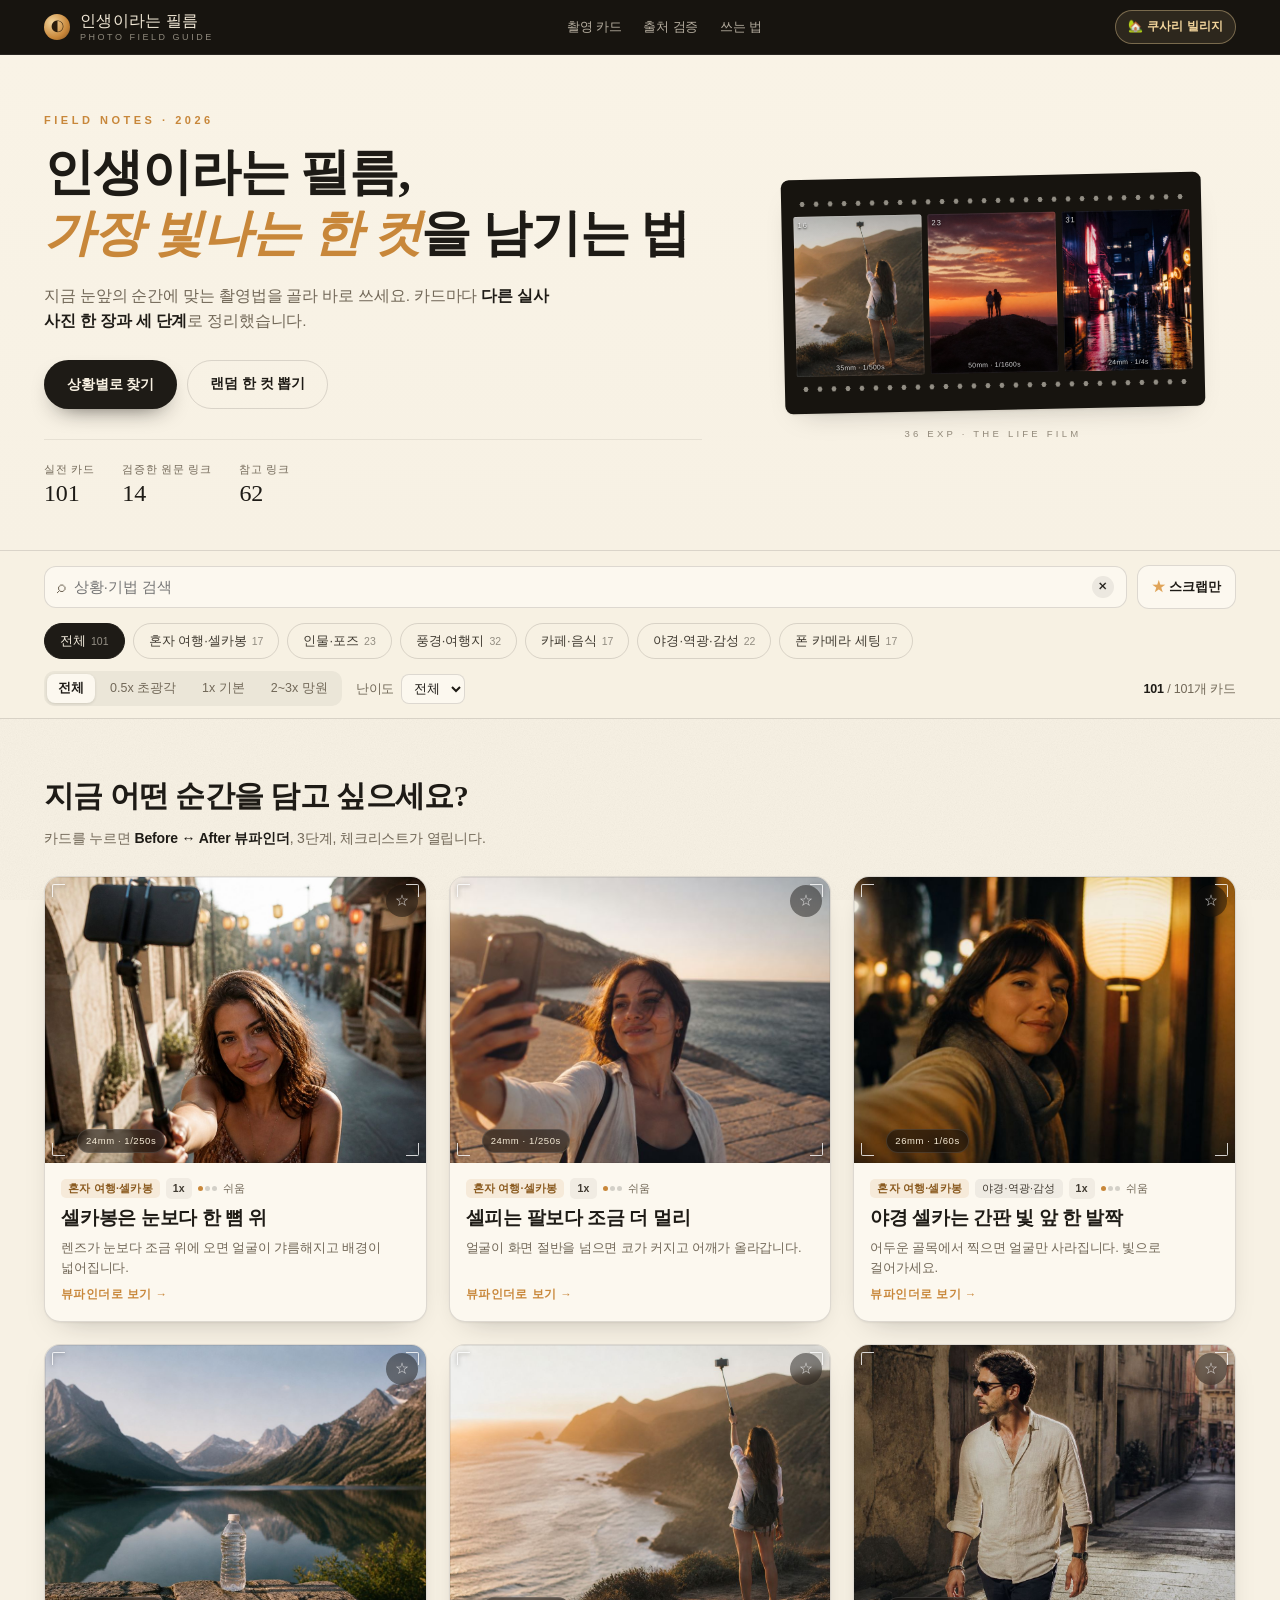
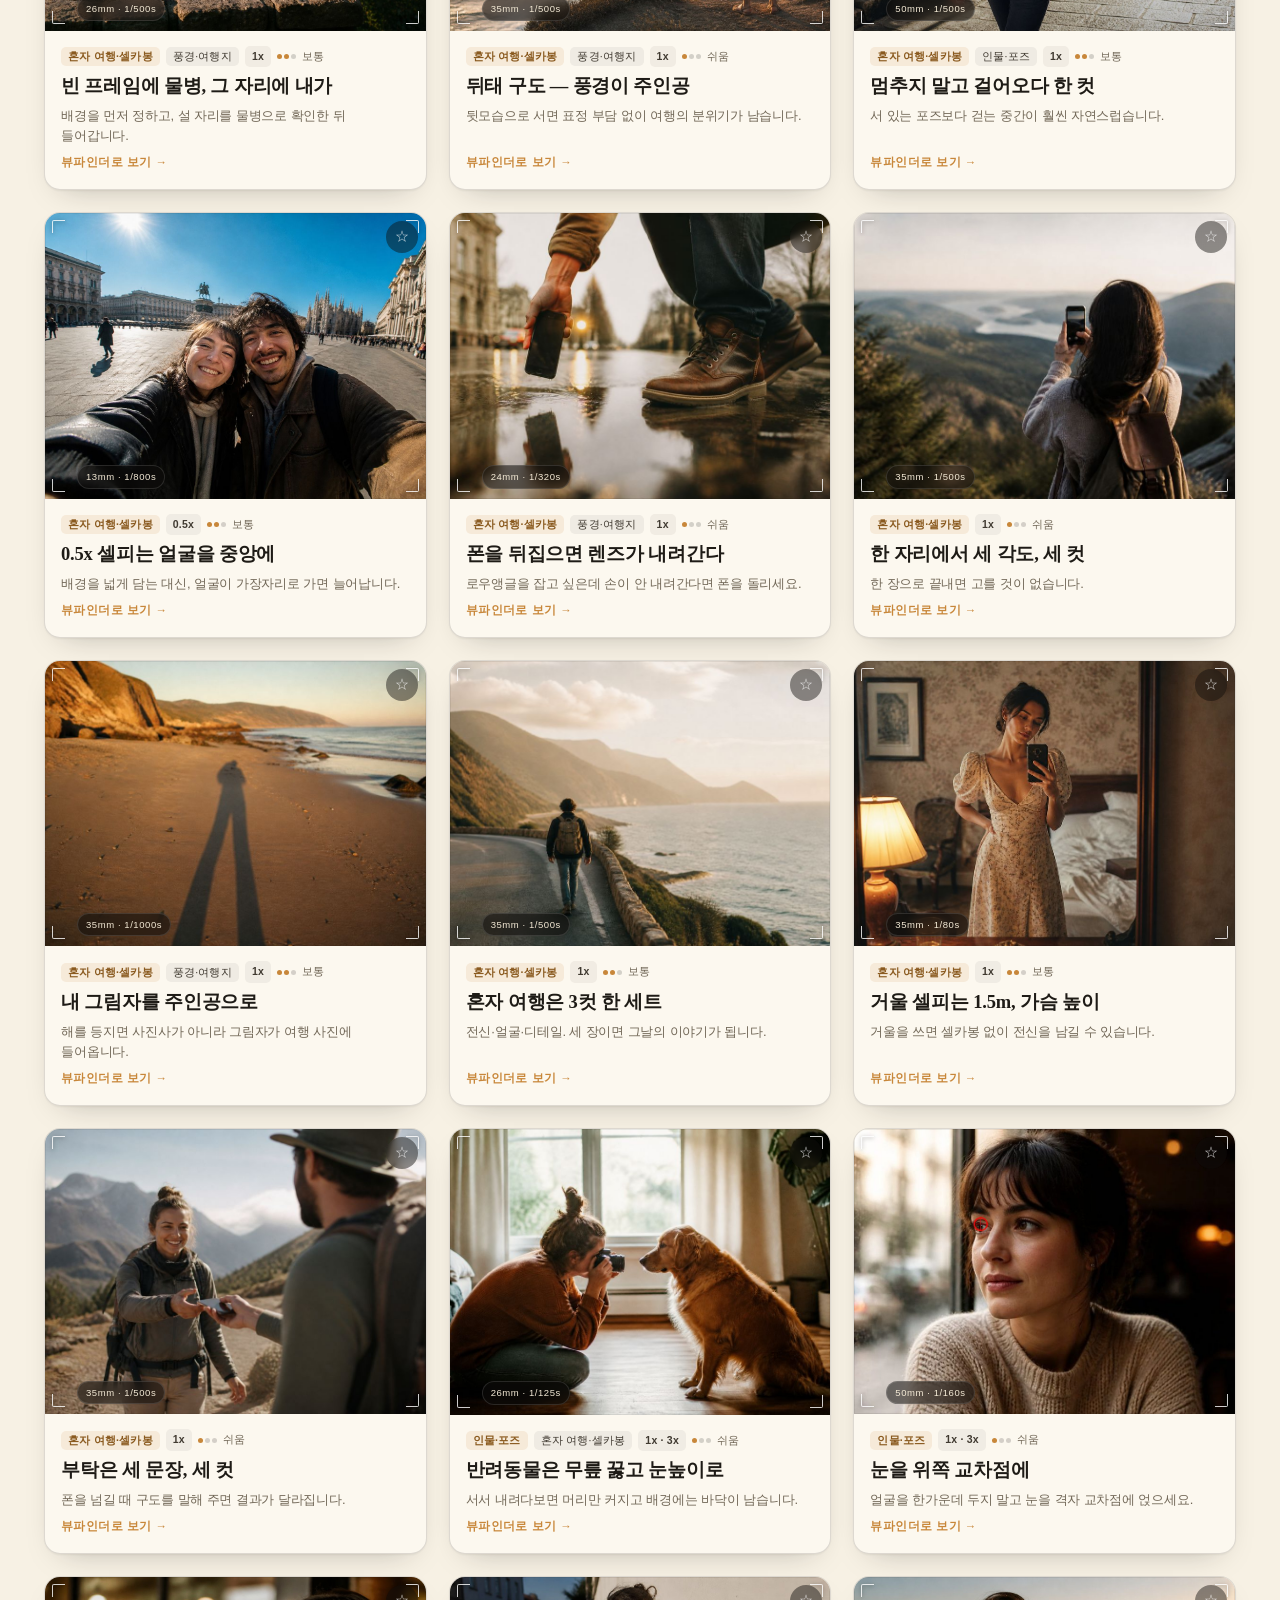
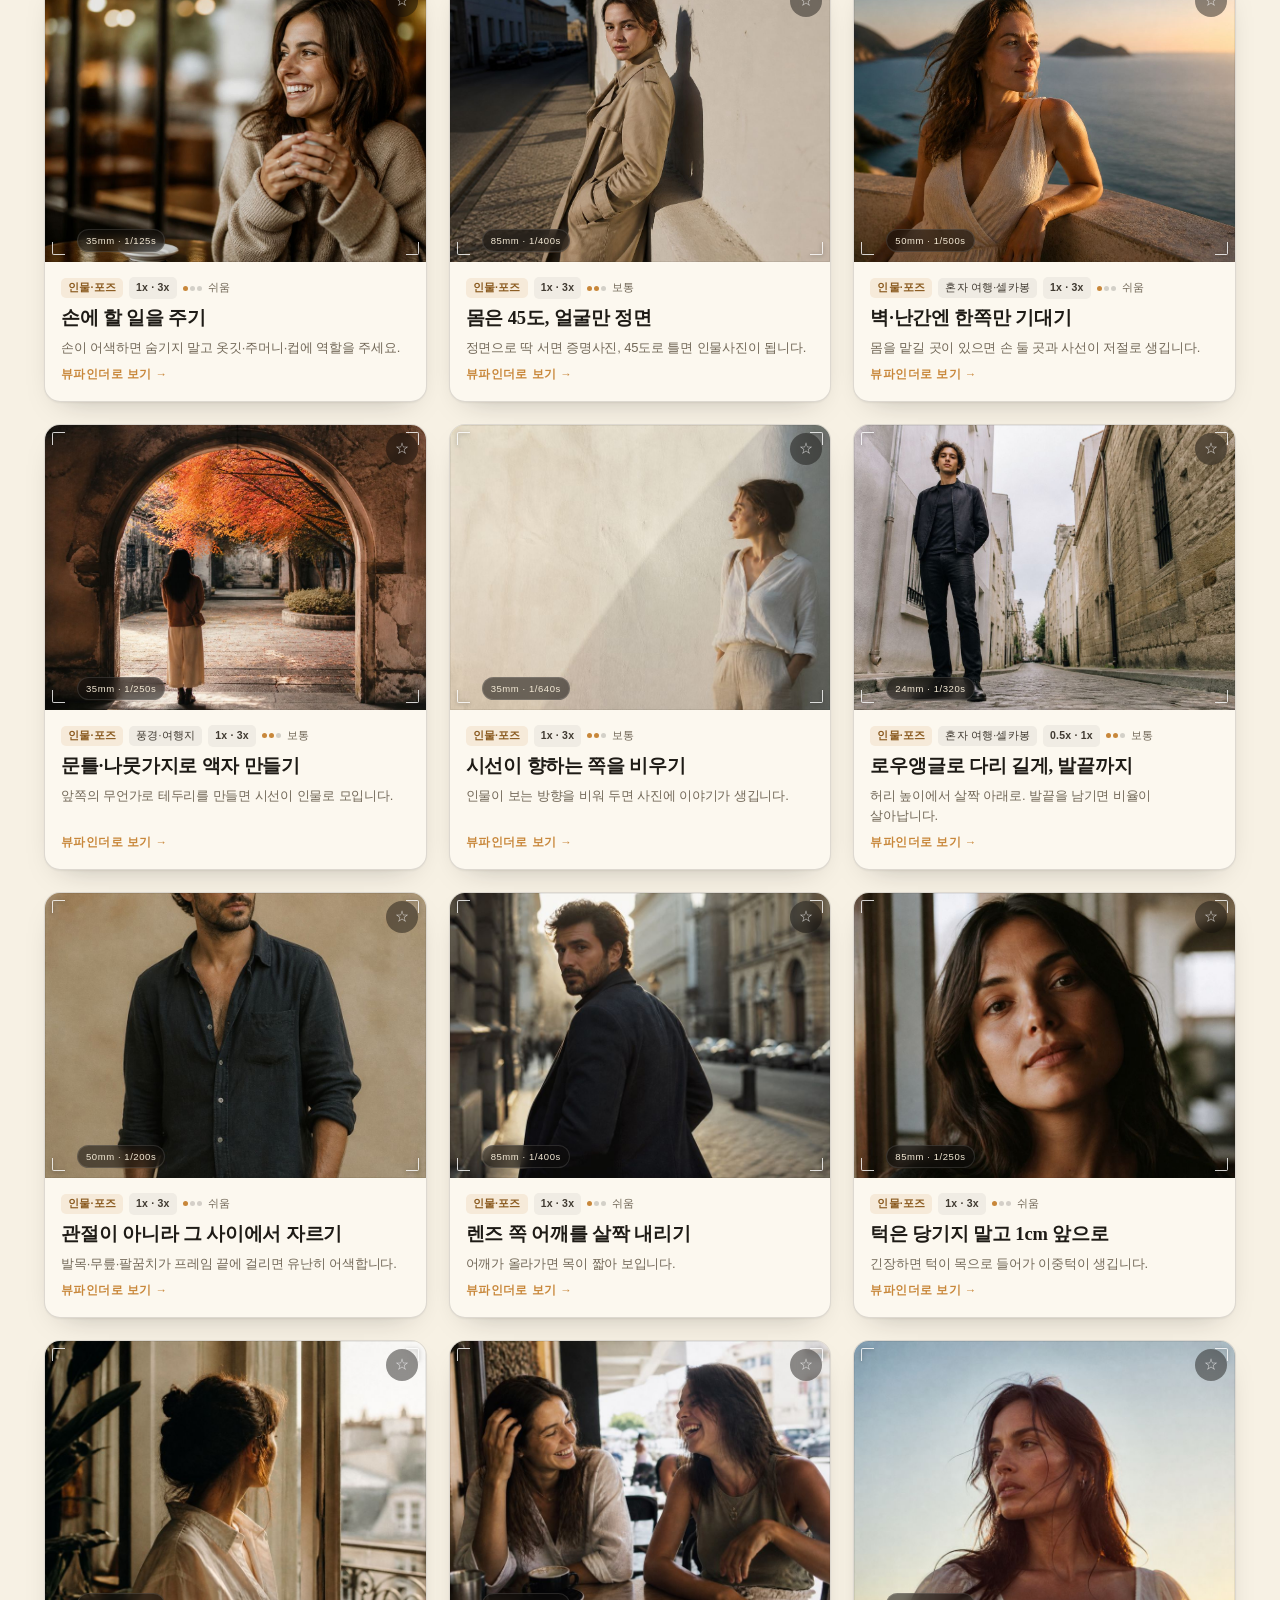
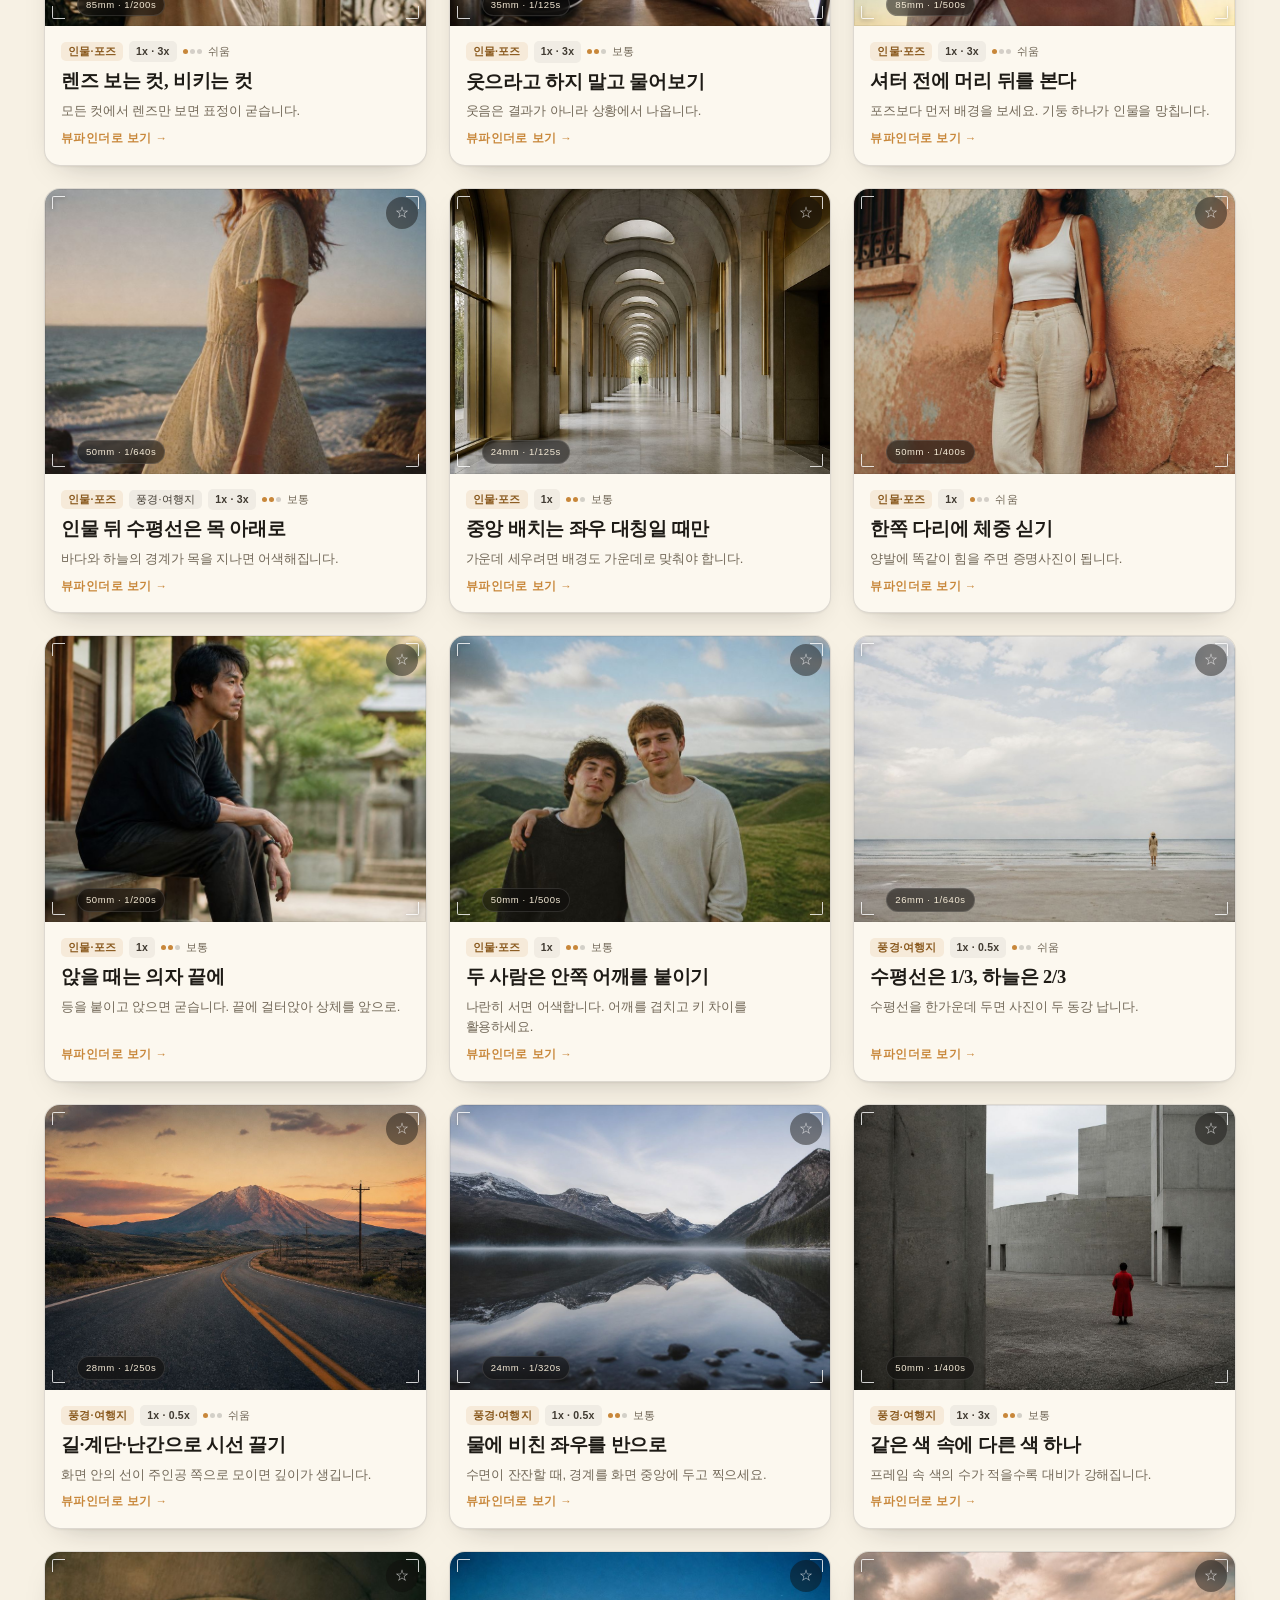
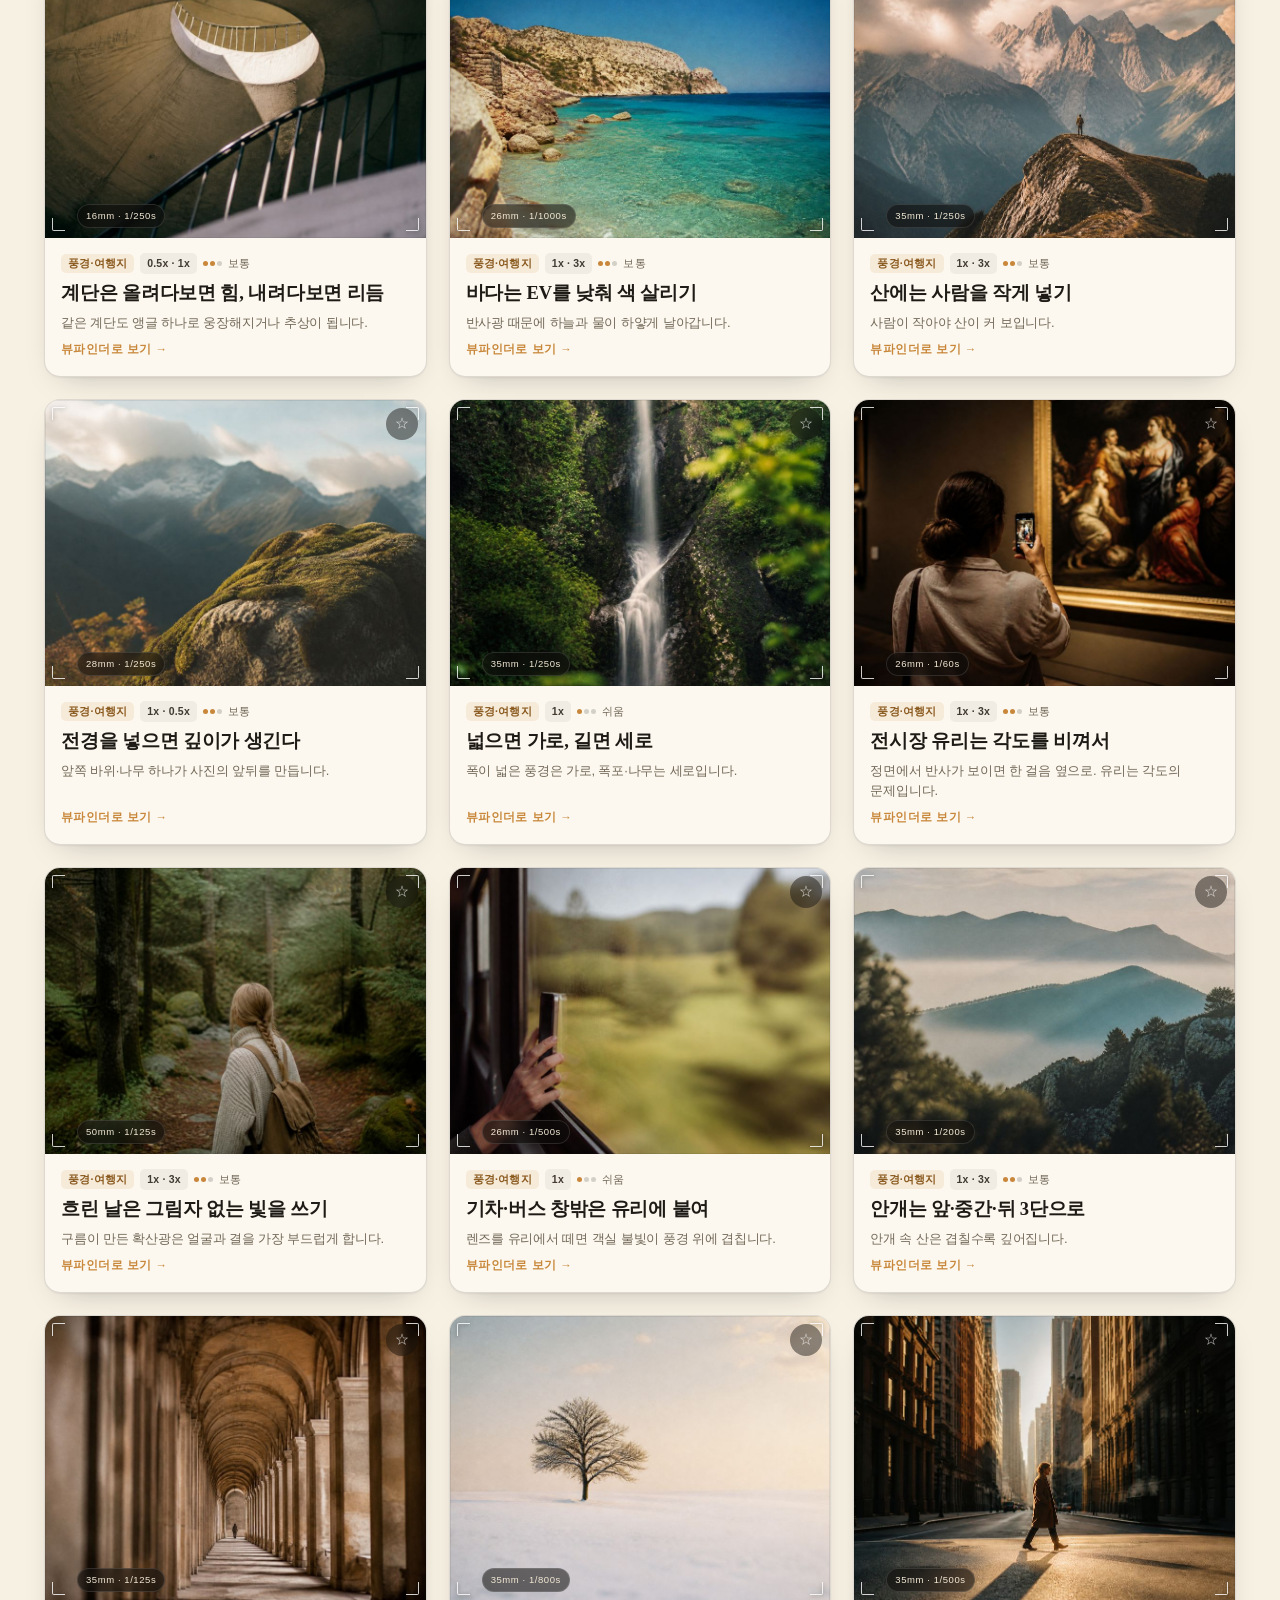
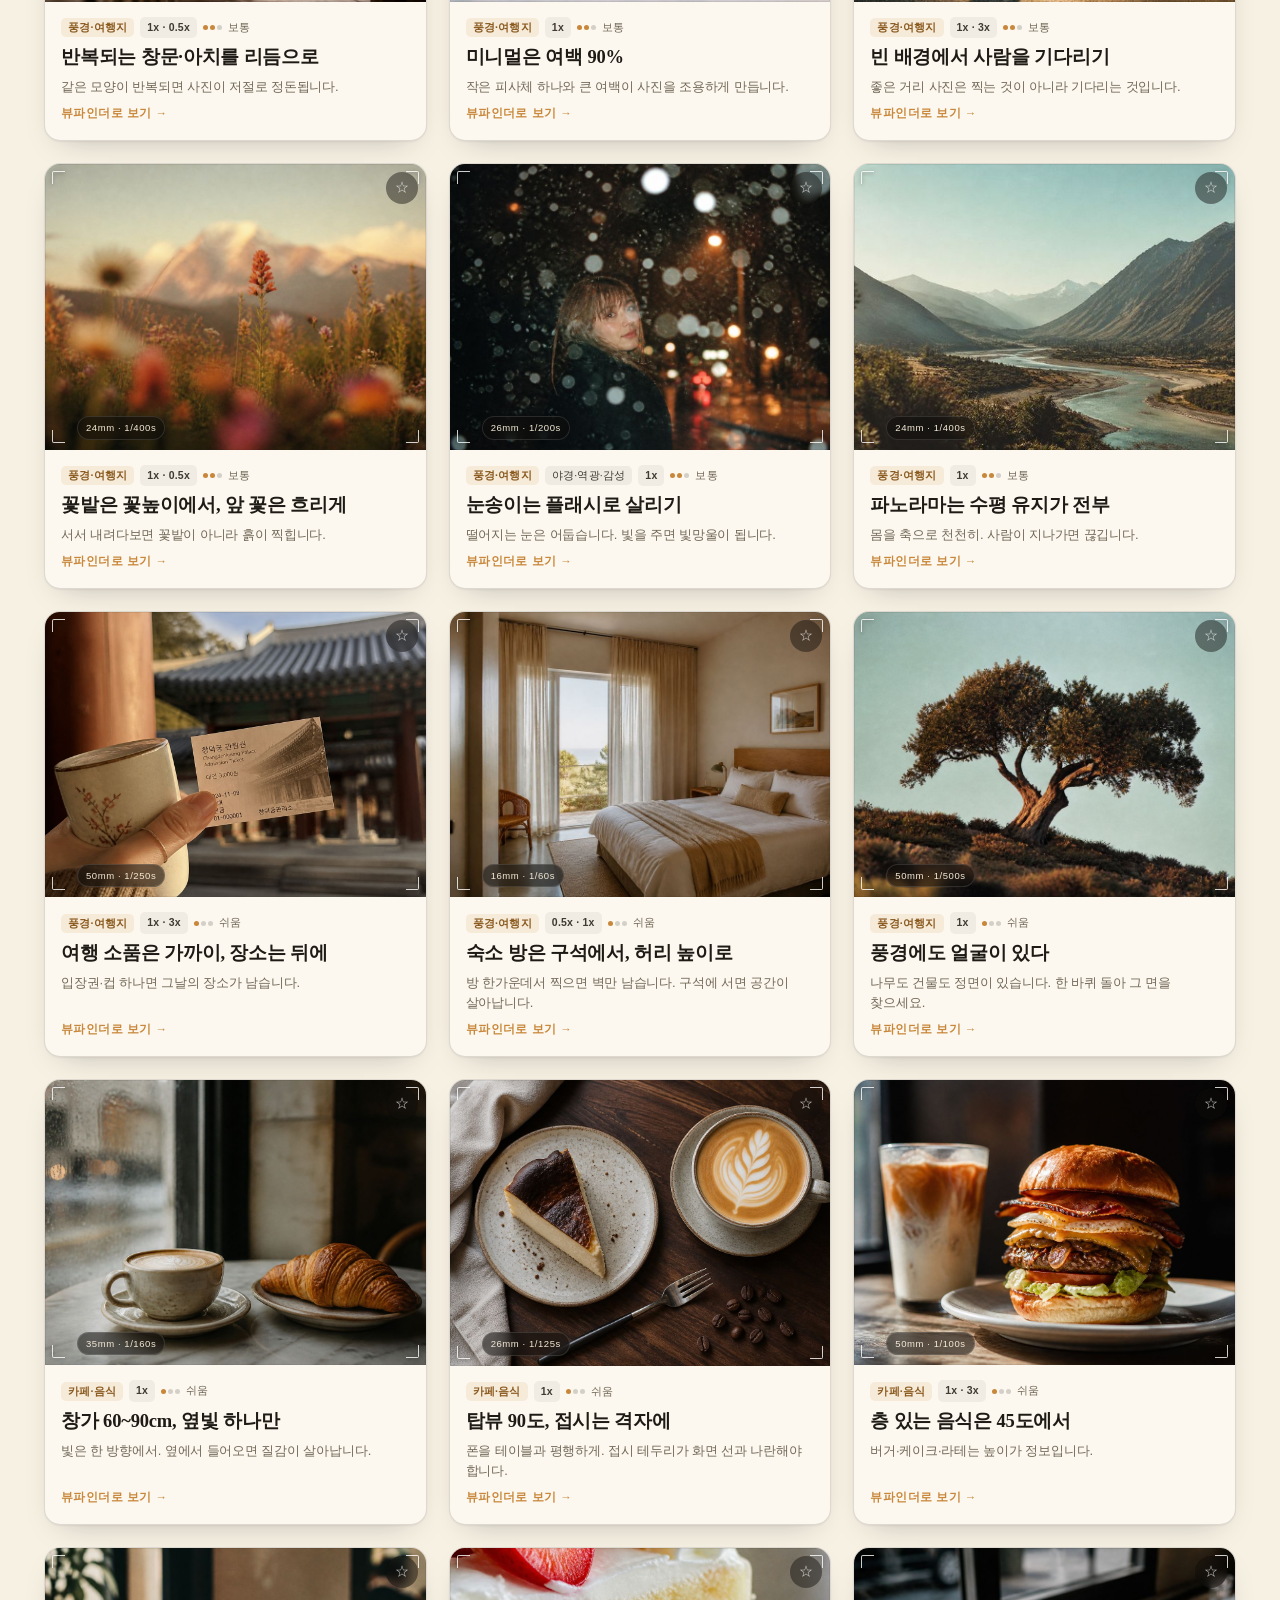
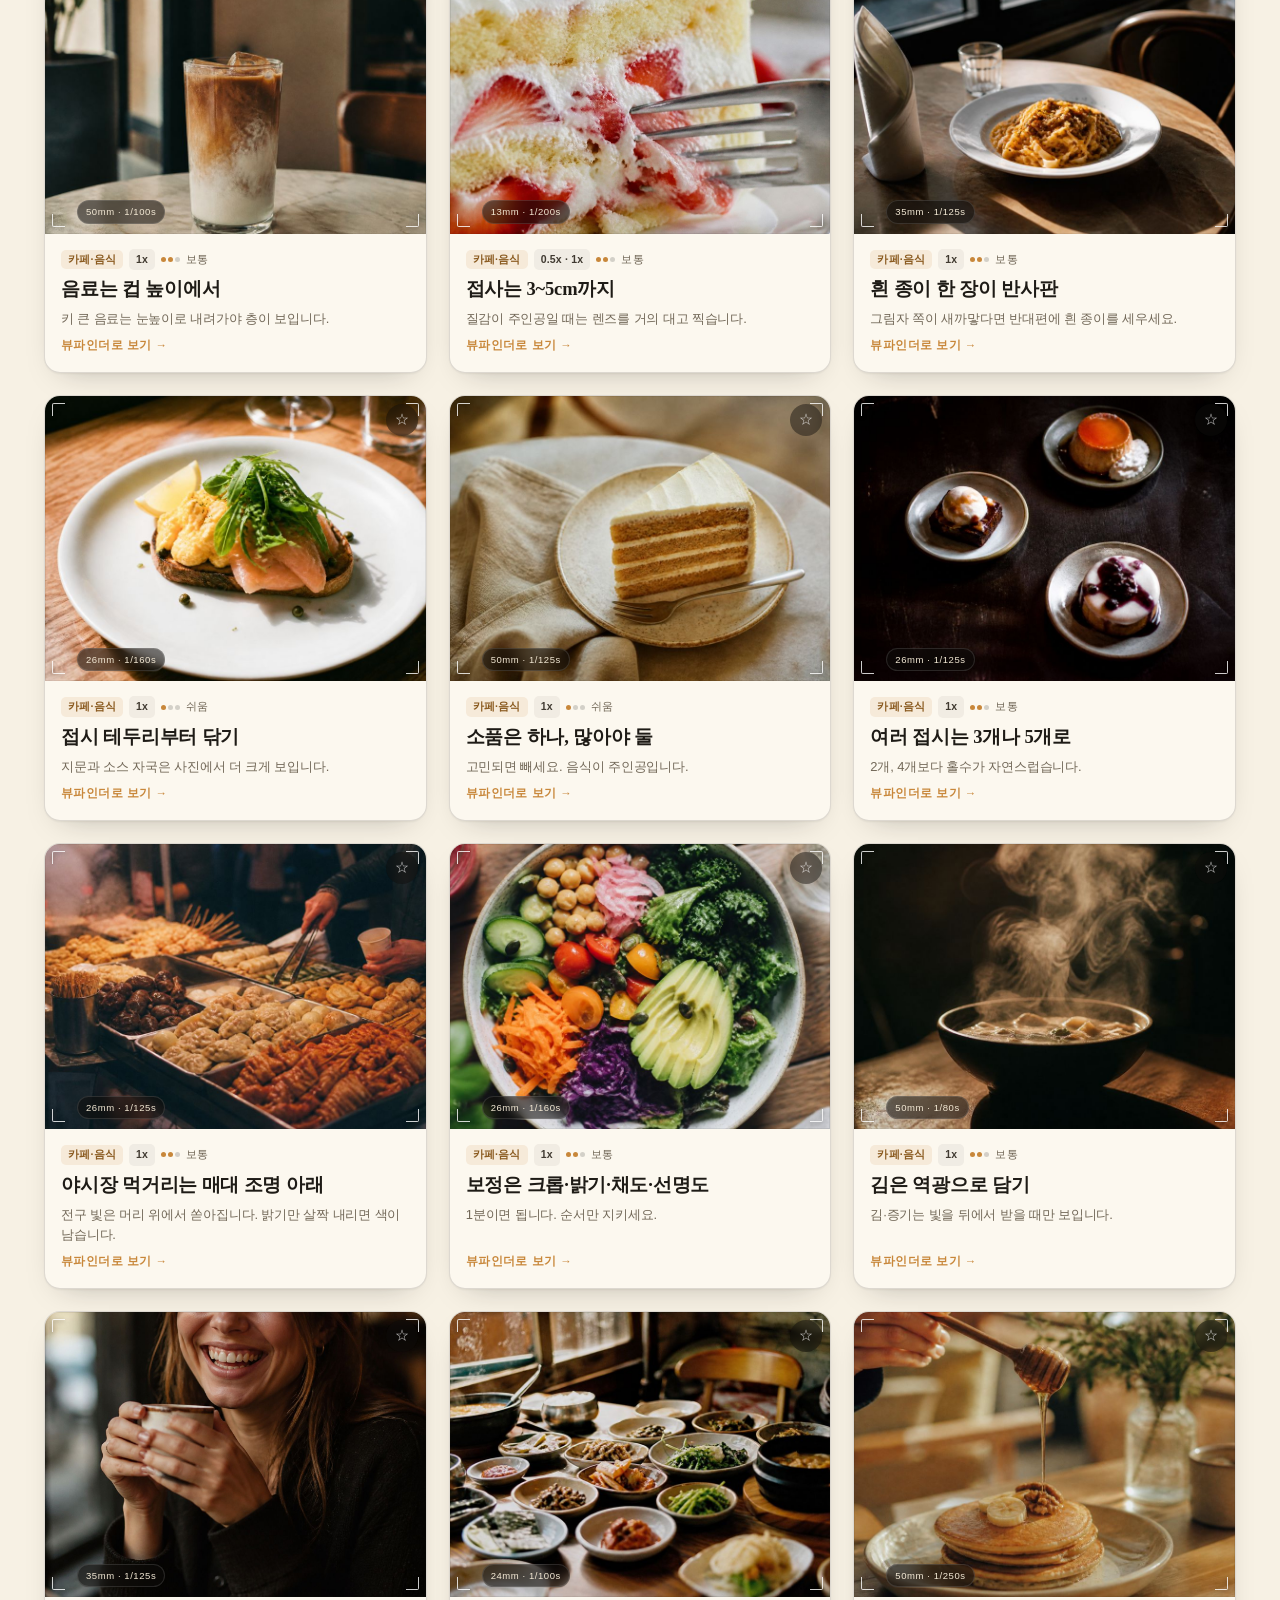
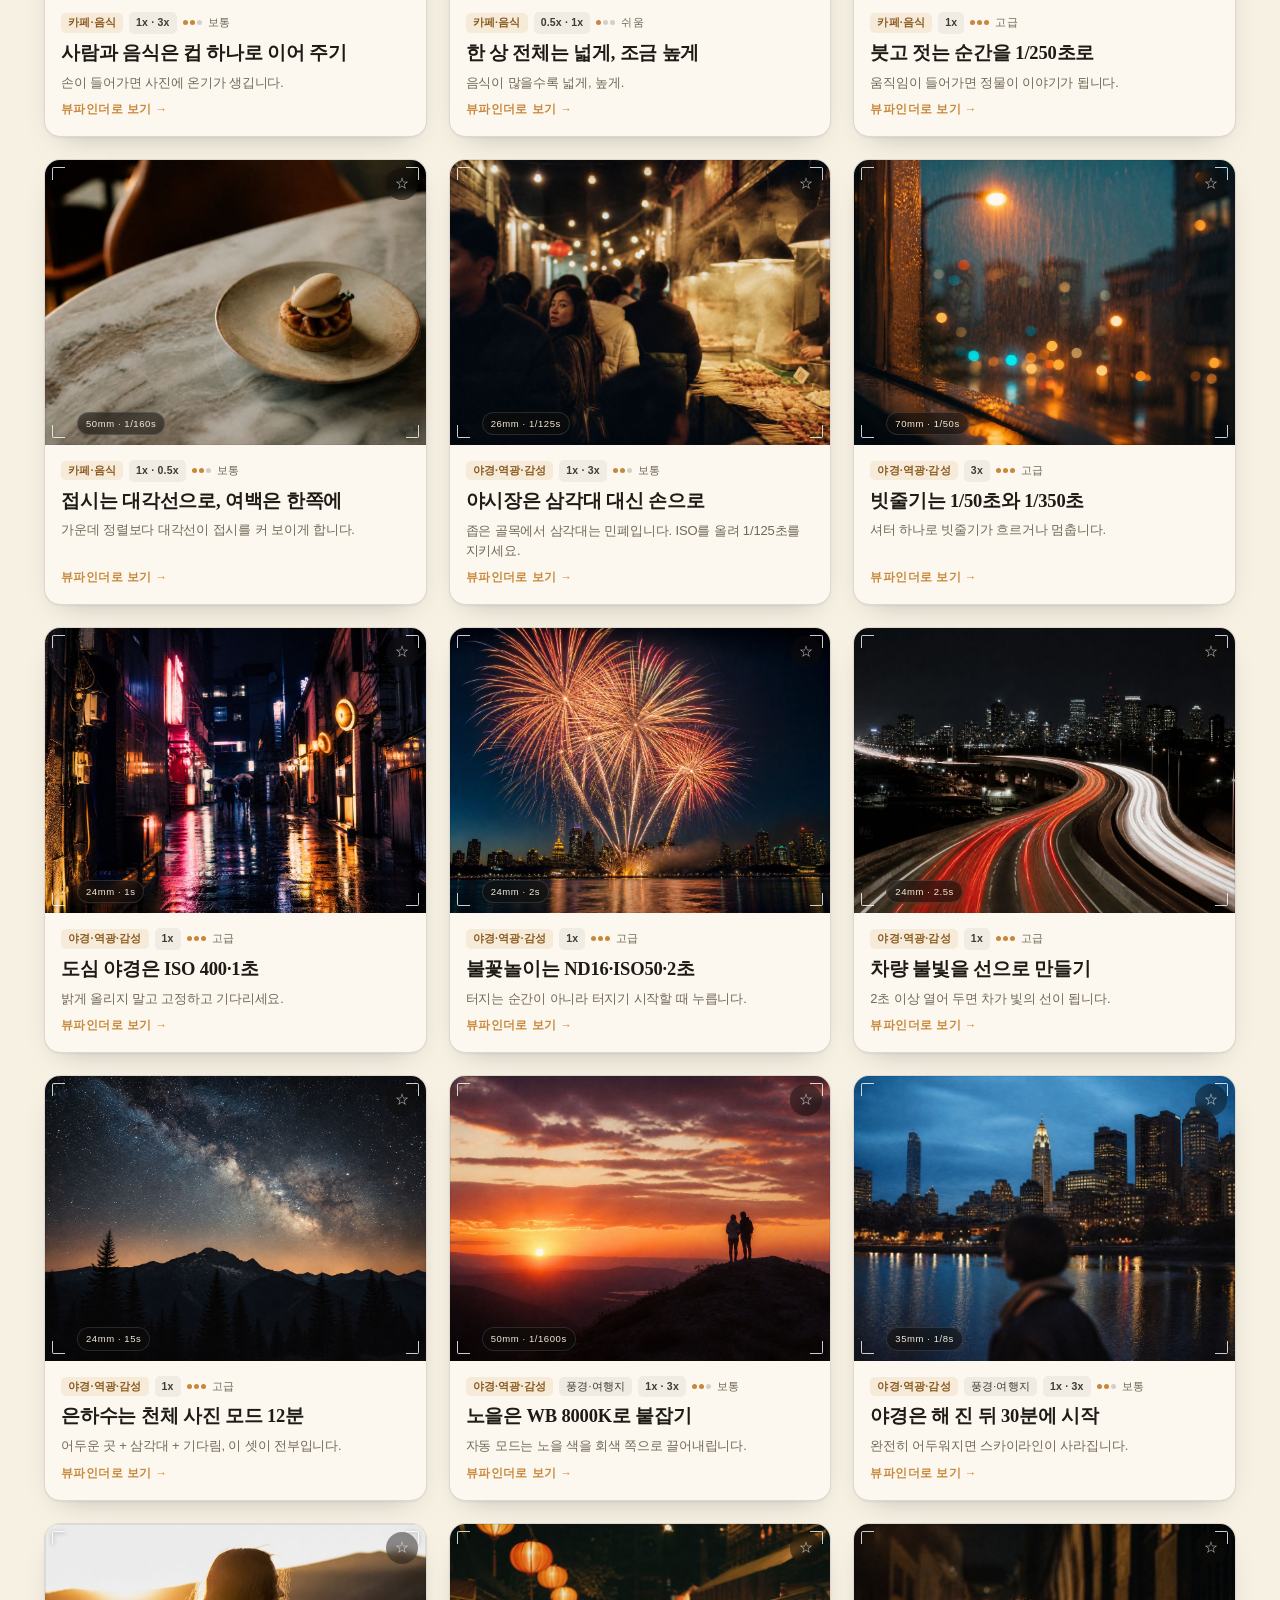
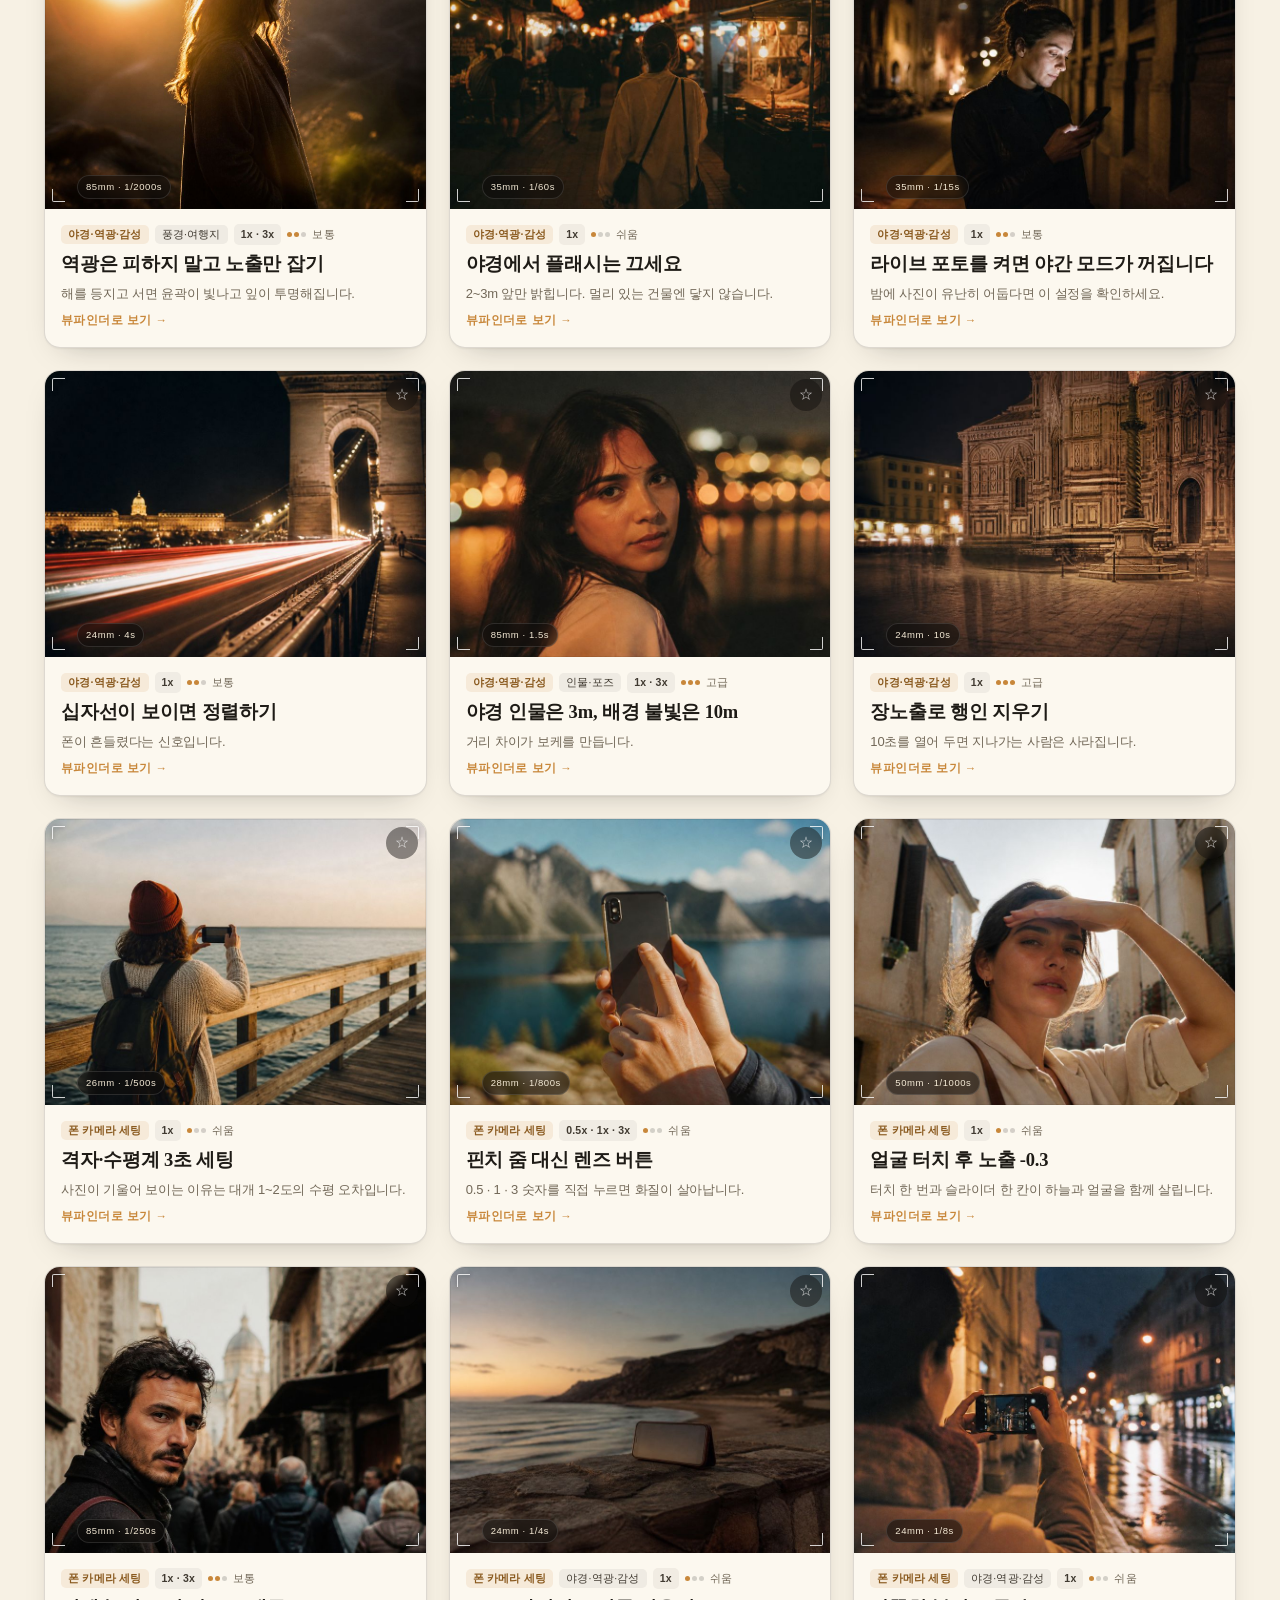
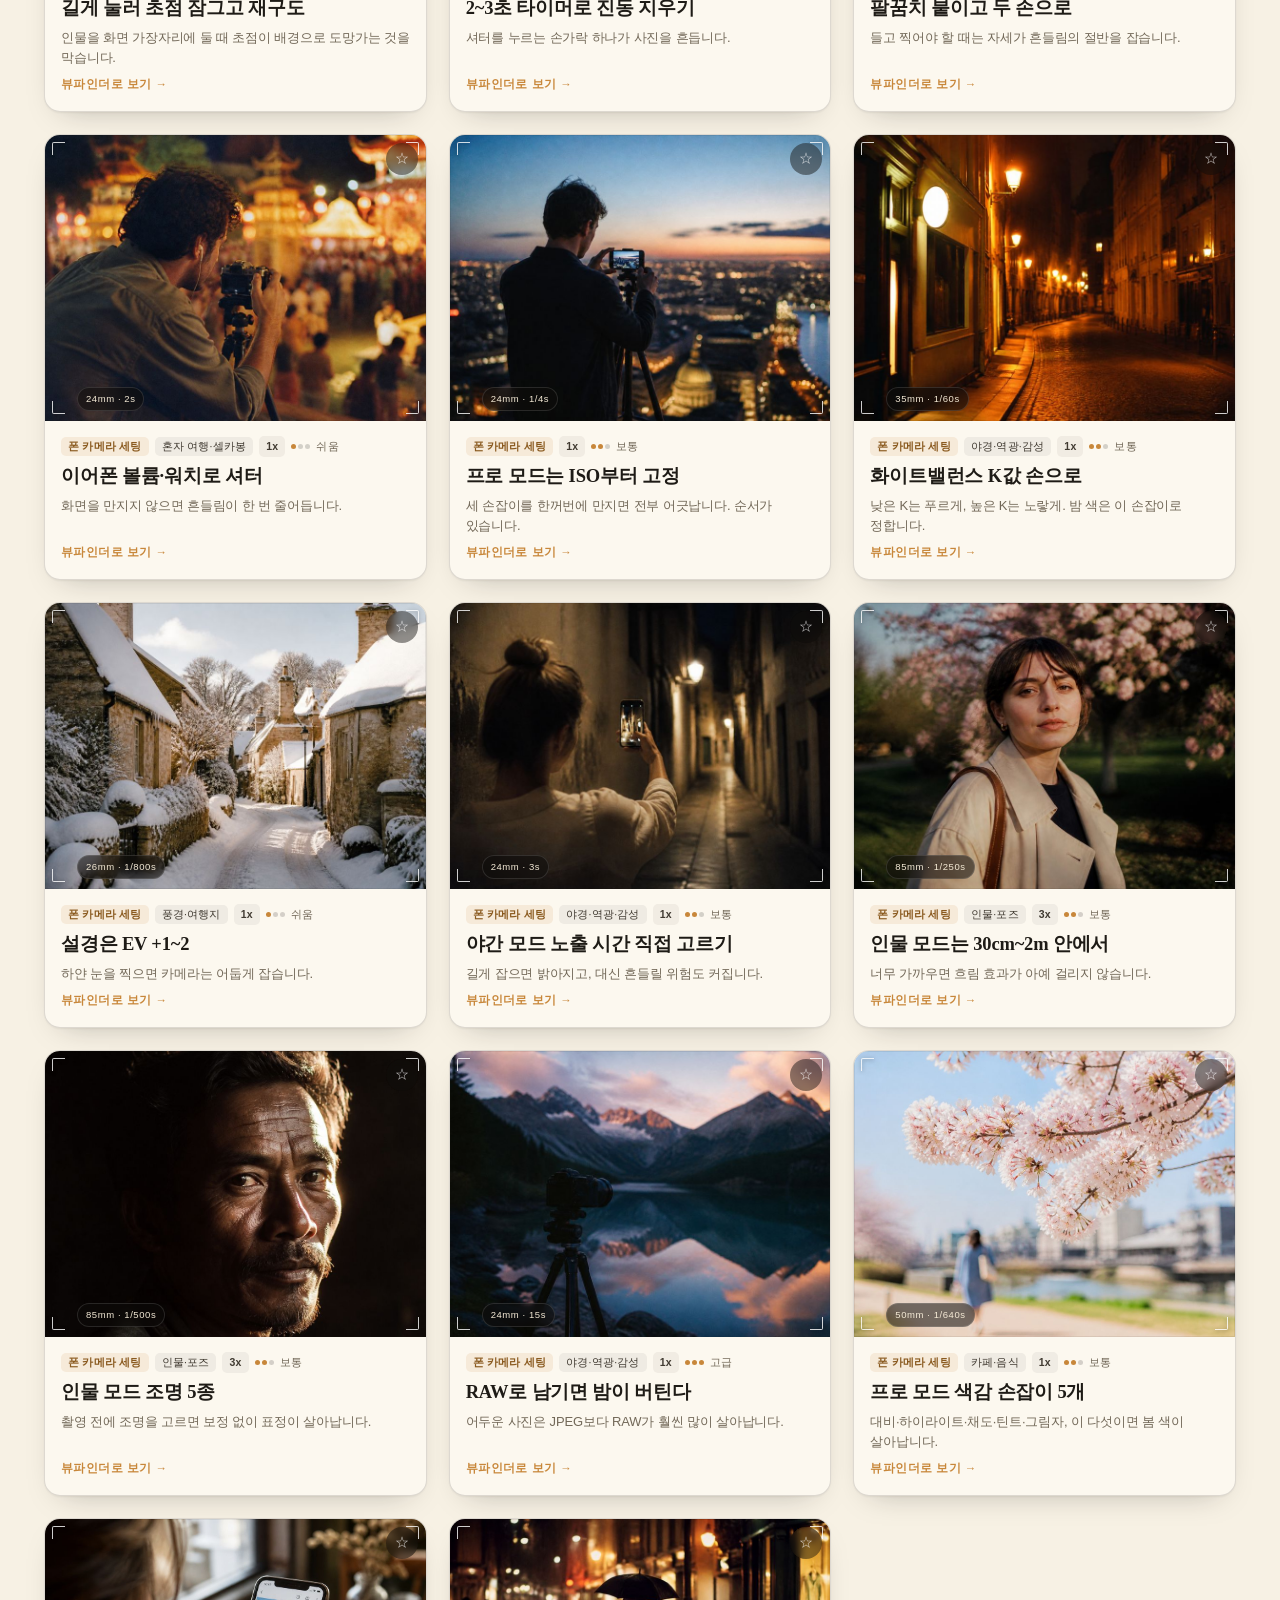
<file: index.html>
<!DOCTYPE html>
<html lang="ko">
<head>
<meta charset="utf-8"/>
<meta name="viewport" content="width=device-width, initial-scale=1, viewport-fit=cover"/>
<title>인생이라는 필름 — 가장 빛나는 한 컷을 남기는 법</title>
<meta name="description" content="상황별로 바로 찾아 쓰는 사진 촬영 가이드. 구도·빛·포즈·폰 카메라 세팅을 그림과 함께 3초 만에 이해하고, 현장 체크리스트로 바로 적용하세요."/>
<meta name="theme-color" content="#17140f"/>
<link rel="stylesheet" href="styles.css"/>
</head>
<body>
<a class="skip" href="#cards">카드 목록으로 바로가기</a>

<header class="topbar">
  <div class="topbar__inner">
    <a class="brand" href="#top">
      <span class="brand__mark" aria-hidden="true">◐</span>
      <span class="brand__text">인생이라는 필름<em>PHOTO FIELD GUIDE</em></span>
    </a>
    <nav class="topnav">
      <a href="#cards">촬영 카드</a>
      <a href="#sources">출처 검증</a>
      <a href="#how">쓰는 법</a>
    </nav>
    <a class="town-link" href="https://kusari-village.vercel.app/" target="_self" title="쿠사리 빌리지로 돌아가기">🏡 쿠사리 빌리지</a>
  </div>
</header>

<main id="top">
  <section class="hero">
    <div class="hero__inner">
      <div class="hero__copy">
        <p class="eyebrow">FIELD NOTES · 2026</p>
        <h1><span class="hl-1">인생이라는 필름,</span><span class="hl-2"><em>가장 빛나는 한 컷</em>을 남기는 법</span></h1>
        <p class="lede">지금 눈앞의 순간에 맞는 촬영법을 골라 바로 쓰세요. 카드마다 <strong>다른 실사 사진 한 장과 세 단계</strong>로 정리했습니다.</p>
        <div class="hero__actions">
          <a class="btn btn--primary" href="#cards">상황별로 찾기</a>
          <button class="btn btn--ghost" id="randomBtn" type="button">랜덤 한 컷 뽑기</button>
        </div>
        <dl class="stats">
          <div><dt>실전 카드</dt><dd id="statCards">101</dd></div>
          <div><dt>검증한 원문 링크</dt><dd id="statLinks" title="본문·캡션까지 확인한 고유 게시물 수(부분 확인 포함)">14</dd></div>
          <div><dt>참고 링크</dt><dd id="statRefs" title="카드가 실제로 인용한 고유 주소 수">62</dd></div>
        </dl>
      </div>
      <div class="hero__film" aria-hidden="true">
        <div class="filmstrip">
          <span class="filmstrip__holes"></span>
          <div class="filmstrip__frames" id="heroFrames"></div>
          <span class="filmstrip__holes"></span>
        </div>
        <p class="filmstrip__caption">36 EXP · THE LIFE FILM</p>
      </div>
    </div>
  </section>

  <section class="controls" id="controls" aria-label="상황 필터와 검색">
    <div class="controls__inner">
      <div class="searchrow">
        <label class="search">
          <span class="search__icon" aria-hidden="true">⌕</span>
          <input id="searchInput" type="search" placeholder="상황·기법 검색" aria-label="상황이나 기법으로 검색" autocomplete="off"/>
          <button class="search__clear" id="searchClear" type="button" aria-label="검색어 지우기" hidden>✕</button>
        </label>
        <button class="favfilter" id="favFilter" type="button" aria-pressed="false">
          <span aria-hidden="true">★</span> 스크랩만
        </button>
      </div>

      <div class="chiprow" id="catChips" role="tablist" aria-label="상황 선택"></div>

      <div class="filterrow">
        <div class="seg" id="lensFilter" role="group" aria-label="렌즈 배율"></div>
        <label class="select">
          <span>난이도</span>
          <select id="levelSelect">
            <option value="all">전체</option>
            <option value="1">쉬움</option>
            <option value="2">보통</option>
            <option value="3">고급</option>
          </select>
        </label>
        <p class="count" id="resultCount" aria-live="polite"></p>
      </div>
    </div>
  </section>

  <section class="section" id="cards">
    <div class="section__head">
      <h2>지금 어떤 순간을 담고 싶으세요?</h2>
      <p>카드를 누르면 <b>Before ↔ After 뷰파인더</b>, 3단계, 체크리스트가 열립니다.</p>
    </div>
    <div class="grid" id="grid"></div>
    <div class="empty" id="empty" hidden>
      <p>조건에 맞는 카드가 없습니다.</p>
      <button class="btn btn--ghost" id="resetBtn" type="button">필터 초기화</button>
    </div>
  </section>

  <section class="section howto" id="how">
    <div class="section__head">
      <h2>이렇게 쓰세요</h2>
    </div>
    <ol class="howto__list">
      <li><span>1</span><div><b>상황을 고릅니다.</b> 혼자 여행, 인물, 풍경, 카페, 야경 중 지금과 가까운 칩을 누르세요.</div></li>
      <li><span>2</span><div><b>사진으로 먼저 이해합니다.</b> 카드의 뷰파인더에서 <em>Before</em>와 <em>After</em>를 번갈아 눌러 보세요. 무엇이 달라지는지 눈으로 확인됩니다.</div></li>
      <li><span>3</span><div><b>현장에서 체크리스트를 씁니다.</b> 체크한 내용은 이 브라우저에 저장되어, 다시 열어도 남아 있습니다.</div></li>
    </ol>
  </section>

  <section class="section sources" id="sources">
    <div class="section__head">
      <h2>출처 검증 노트</h2>
      <p id="srcSummary">요청 링크 24건(고유 게시물 15건)을 직접 열어 확인했습니다. 확인된 것과 확인하지 못한 것, 이미 있어 제외한 중복을 나눠 적었습니다.</p>
    </div>
    <div class="sourceGrid">
      <div class="sourceCard">
        <h3><span class="dot dot--ok"></span>확인됨 <small id="cntOk">12</small></h3>
        <ul>
          <li><b>@elanvital7</b> — 스마트폰 사진 구도와 빛 20가지 (캡션 확인)</li>
          <li><b>@ukwanghyun</b> — 가을사진 7가지 (캡션 확인)</li>
          <li><b>@donggi_photo</b> Threads — 물웅덩이 반영샷 5단계 (본문 확인)</li>
          <li><b>@_23iii_</b> — 갤럭시 프로모드 벚꽃 색감 값 (캡션 확인)</li>
          <li><b>@junnywhere</b> — 비·불꽃놀이·인물모드·별 사진 (캡션 4건 확인)</li>
          <li><b>@photofreak_guy</b> — 노을 프로모드 값 (캡션 확인)</li>
          <li><b>미드나잇 YouTube</b> — 갤럭시 은하수 촬영 (영상 내용 확인)</li>
          <li><b>@today.picker</b> Threads — 새 갤럭시 카메라 세팅 9단계 (본문 확인)</li>
          <li><b>@zzingoon_photo</b> — 여행지 16가지 구도 (캡션 확인)</li>
        </ul>
      </div>
      <div class="sourceCard">
        <h3><span class="dot dot--part"></span>부분 확인 <small id="cntPart">2</small></h3>
        <ul>
          <li><b>@clos_click</b> — 캡션에 기법 설명 없음. 영상 프레임에서 접사·프로모드 데모로만 확인</li>
          <li><b>@kfconcept</b> — 캡션에 수치 없음. 차량 라이트 트레일(장노출) 주제만 확인</li>
        </ul>
      </div>
      <div class="sourceCard">
        <h3><span class="dot dot--no"></span>접근 제한 <small id="cntNo">1</small></h3>
        <ul>
          <li><b>@pure.moood</b> Threads — “이 콘텐츠는 일부 사용자만 이용할 수 있습니다”로 본문을 볼 수 없어 <b>내용을 넣지 않았습니다.</b></li>
        </ul>
      </div>
    </div>
    <details class="sourceMore">
      <summary>링크 <span id="linkTotal">24</span>건 상태 자세히 보기</summary>
      <div class="tableWrap">
        <table>
          <thead><tr><th>#</th><th>링크</th><th>유형</th><th>상태</th><th>확인한 내용</th></tr></thead>
          <tbody id="sourceTable"></tbody>
        </table>
      </div>
    </details>
    <p class="footnote">인스타그램·스레드는 로그인 없이 브라우저로 열어 캡션을 확인했습니다. 사진·영상의 화면 내용 전체를 본 것은 아니며, 확인한 범위만 카드에 반영했습니다. 카드의 참고 링크는 모두 실제 접속을 확인한 주소입니다.</p>
  </section>
</main>

<footer class="footer">
  <div class="footer__inner">
    <p><b>인생이라는 필름</b> — 쿠사리님을 위한 사진 촬영 필드 가이드</p>
    <p class="footer__small">기법은 사진 교육 자료와 촬영자들의 공개 기록을 정리한 것입니다. 기종·OS 버전에 따라 메뉴 이름이 다를 수 있습니다.<br/>카드의 사진은 구도·노출 설명을 돕기 위해 만든 이미지로, 실제 촬영지나 인물의 기록 사진은 아닙니다. EXIF 표기는 카드가 가르치는 설정을 옮긴 예시입니다.</p>
  </div>
</footer>

<div class="modal" id="modal" hidden>
  <div class="modal__backdrop" data-close="1"></div>
  <div class="modal__panel" role="dialog" aria-modal="true" aria-labelledby="mTitle">
    <button class="modal__close" id="modalClose" type="button" aria-label="닫기">✕</button>
    <div class="modal__viewer">
      <div class="vf">
        <div class="vf__stage" id="mStage"></div>
        <div class="vf__bar">
          <div class="vf__toggle" role="group" aria-label="보정 예시 전환">
            <button type="button" id="mBefore" class="on">Before · 아쉬운 예</button>
            <button type="button" id="mAfter">After · 인생샷</button>
          </div>
          <button type="button" class="vf__grid" id="mGrid" aria-pressed="false">삼분할선 <span>OFF</span></button>
        </div>
      </div>
      <p class="vf__hint" id="mHint">두 상태를 번갈아 눌러 무엇이 달라지는지 비교해 보세요.</p>
      <section class="vf__check">
        <div class="vf__check-head">
          <h3>현장 체크리스트</h3>
          <b><span id="mProgressN">0</span> / <span id="mProgressT">3</span></b>
        </div>
        <div class="vf__progress-bar"><i id="mProgressBar"></i></div>
        <ul class="checklist" id="mChecks"></ul>
        <p class="vf__check-note">체크한 항목은 이 기기에 저장됩니다.</p>
      </section>
    </div>
    <div class="modal__body">
      <div class="modal__head">
        <p class="modal__cat" id="mCat"></p>
        <h2 id="mTitle"></h2>
        <p class="modal__principle" id="mPrinciple"></p>
      </div>
      <div class="modal__badges" id="mBadges"></div>
      <section class="mblock">
        <h3>3단계 따라하기</h3>
        <ol id="mSteps"></ol>
      </section>
      <section class="mblock mblock--warn">
        <h3>흔한 실패 &amp; 피할 점</h3>
        <ul id="mFails"></ul>
      </section>
      <section class="mblock">
        <h3>출처 · 참고</h3>
        <ul class="srcList" id="mSources"></ul>
      </section>
      <div class="modal__foot">
        <button class="btn btn--ghost btn--small" id="mFav" type="button">★ 스크랩</button>
        <div class="modal__nav">
          <button class="btn btn--ghost btn--small" id="mPrev" type="button">← 이전</button>
          <button class="btn btn--ghost btn--small" id="mNext" type="button">다음 →</button>
        </div>
      </div>
    </div>
  </div>
</div>

<script src="data.js"></script>
<script src="cards-more.js"></script>
<script src="photos.js"></script>
<script src="photos-more.js"></script>
<script src="app.js"></script>
</body>
</html>
</file>
<file: styles.css>
:root{
  --paper:#f7f1e4;
  --paper-2:#efe5d2;
  --card:#fcf8ef;
  --ink:#1e1b16;
  --ink-2:#403a31;
  --muted:#726858;
  --line:rgba(30,27,22,.14);
  --line-2:rgba(30,27,22,.08);
  --amber:#c8873a;
  --gold:#e0a458;
  --dark:#17140f;
  --dark-2:#221d16;
  --ok:#5c8a63;
  --serif:'Iowan Old Style','Palatino Linotype','Nanum Myeongjo','Noto Serif KR',Georgia,serif;
  --sans:-apple-system,BlinkMacSystemFont,'Apple SD Gothic Neo','Pretendard','Noto Sans KR','Malgun Gothic','Segoe UI',sans-serif;
  --shadow:0 1px 2px rgba(30,27,22,.06),0 12px 30px -18px rgba(30,27,22,.35);
  --shadow-lift:0 2px 4px rgba(30,27,22,.08),0 22px 44px -22px rgba(30,27,22,.45);
}
*{box-sizing:border-box}
html{-webkit-text-size-adjust:100%;scroll-behavior:smooth}
body{
  margin:0;background:var(--paper);color:var(--ink);font-family:var(--sans);
  font-size:16px;line-height:1.65;letter-spacing:-0.01em;word-break:keep-all;overflow-wrap:anywhere;
  min-height:100vh;
}
body::before{
  content:"";position:fixed;inset:0;pointer-events:none;z-index:0;opacity:.55;
  background-image:url("data:image/svg+xml,%3Csvg xmlns='http://www.w3.org/2000/svg' width='160' height='160'%3E%3Cfilter id='n'%3E%3CfeTurbulence type='fractalNoise' baseFrequency='.85' numOctaves='2' stitchTiles='stitch'/%3E%3CfeColorMatrix type='saturate' values='0'/%3E%3C/filter%3E%3Crect width='160' height='160' filter='url(%23n)' opacity='.18'/%3E%3C/svg%3E");
  mix-blend-mode:multiply;
}
img,svg{max-width:100%}
a{color:inherit}
button{font-family:inherit;color:inherit;cursor:pointer}
:focus-visible{outline:2px solid var(--amber);outline-offset:3px}
.skip{position:absolute;left:-9999px;top:0;background:var(--ink);color:var(--paper);padding:10px 14px;z-index:99}
.skip:focus{left:8px;top:8px}

/* ── top bar ─────────────────────────── */
.topbar{position:sticky;top:0;z-index:50;background:var(--dark);color:#f2e9d7;border-bottom:1px solid rgba(255,255,255,.08)}
.topbar__inner{max-width:1240px;margin:0 auto;padding:10px 24px;display:flex;align-items:center;justify-content:space-between;gap:16px}
.brand{display:flex;align-items:center;gap:10px;text-decoration:none;color:inherit;min-width:0}
.brand__mark{width:26px;height:26px;border-radius:50%;display:grid;place-items:center;font-size:13px;background:radial-gradient(circle at 32% 32%,#f3d59c,#c8873a 62%,#7d4f20);color:#2a1c0c;flex:none}
.brand__text{font-family:var(--serif);font-size:16px;letter-spacing:.02em;display:flex;flex-direction:column;line-height:1.15;white-space:nowrap}
.brand__text em{font-family:var(--sans);font-style:normal;font-size:9px;letter-spacing:.28em;color:rgba(242,233,215,.55);margin-top:2px}
.topnav{display:flex;gap:22px;font-size:13px;color:rgba(242,233,215,.72)}
.topnav a{text-decoration:none}
.topnav a:hover{color:#fff}

/* 🏡 쿠사리 빌리지 바로가기 (1단계 사이트 공통) */
.town-link{
  display:inline-flex;align-items:center;gap:6px;flex:none;
  padding:6px 12px;border-radius:999px;
  border:1px solid rgba(243,213,156,.38);background:rgba(243,213,156,.10);
  color:#f3d59c;font-size:12px;font-weight:600;letter-spacing:.01em;
  text-decoration:none;white-space:nowrap;
  transition:background .15s,color .15s,border-color .15s;
}
.town-link:hover{background:rgba(243,213,156,.2);border-color:rgba(243,213,156,.65);color:#fff}
@media (max-width:520px){.town-link{padding:5px 10px;font-size:11.5px}}

/* ── hero ────────────────────────────── */
.hero{position:relative;z-index:1;background:linear-gradient(180deg,#f9f3e6 0%,var(--paper) 100%);border-bottom:1px solid var(--line)}
.hero__inner{max-width:1240px;margin:0 auto;padding:56px 24px 44px;display:grid;grid-template-columns:minmax(0,1.15fr) minmax(0,.85fr);gap:48px;align-items:center}
.eyebrow{font-size:11px;letter-spacing:.32em;color:var(--amber);margin:0 0 14px;font-weight:600}
.hero h1{font-family:var(--serif);font-weight:600;font-size:clamp(30px,3.9vw,51px);line-height:1.22;margin:0 0 18px;letter-spacing:-.02em}
.hero h1 em{color:var(--amber);font-style:italic}
.hero h1 .hl-1,.hero h1 .hl-2{display:block}
/* 둘째 줄은 어떤 폭에서도 한 줄로 — 줄바꿈을 금지하고 폰트가 폭에 맞춰 줄어듭니다 */
.hero h1 .hl-2{white-space:nowrap}
.lede{max-width:34em;color:var(--muted);font-size:15.5px;margin:0 0 26px}
.lede strong{color:var(--ink);font-weight:600}
.hero__actions{display:flex;gap:10px;flex-wrap:wrap;margin-bottom:30px}
.btn{display:inline-flex;align-items:center;justify-content:center;gap:8px;border-radius:999px;border:1px solid transparent;padding:12px 22px;font-size:14px;font-weight:600;text-decoration:none;transition:transform .15s ease,background .15s ease,box-shadow .15s ease}
.btn:active{transform:translateY(1px)}
.btn--primary{background:var(--ink);color:#f8f1e2;box-shadow:0 10px 24px -14px rgba(23,20,15,.9)}
.btn--primary:hover{background:#000}
.btn--ghost{background:transparent;border-color:var(--line);color:var(--ink)}
.btn--ghost:hover{background:rgba(30,27,22,.05)}
.btn--small{padding:8px 14px;font-size:12.5px}
.stats{display:flex;gap:28px;margin:0;padding-top:20px;border-top:1px solid var(--line-2)}
.stats div{min-width:0}
.stats dt{font-size:11px;letter-spacing:.06em;color:var(--muted)}
.stats dd{margin:2px 0 0;font-family:var(--serif);font-size:24px;line-height:1.1}
.hero__film{display:flex;flex-direction:column;align-items:center;gap:10px}
.filmstrip{position:relative;width:100%;max-width:420px;background:#17140f;padding:20px 12px;border-radius:8px;box-shadow:var(--shadow);transform:rotate(-1.2deg)}
.filmstrip__holes{display:block;height:9px;margin:0 2px;background-image:radial-gradient(circle,#f7f1e4 2.4px,transparent 2.6px);background-size:14px 9px;background-repeat:repeat-x;opacity:.55}
.filmstrip__frames{display:grid;grid-template-columns:repeat(3,minmax(0,1fr));gap:6px;margin:8px 0}
.filmstrip__frames .frame{aspect-ratio:4/5;border-radius:2px;overflow:hidden;background:#2a241c;position:relative}
.filmstrip__frames .frame img{width:100%;height:100%;object-fit:cover;display:block;transform:scale(1.02)}
.filmstrip__frames .frame::after{content:"";position:absolute;inset:0;pointer-events:none;background:linear-gradient(180deg,rgba(0,0,0,.22),rgba(0,0,0,0) 35%,rgba(0,0,0,0) 60%,rgba(0,0,0,.35));box-shadow:inset 0 0 0 1px rgba(255,255,255,.08)}
.frame__no{position:absolute;left:4px;top:3px;z-index:2;font-size:7.5px;letter-spacing:.12em;color:rgba(255,255,255,.85);text-shadow:0 1px 2px rgba(0,0,0,.9)}
.frame__cap{position:absolute;left:0;right:0;bottom:3px;z-index:2;text-align:center;font-size:6.8px;letter-spacing:.04em;color:rgba(255,255,255,.82);text-shadow:0 1px 2px rgba(0,0,0,.9)}
.filmstrip__caption{margin:6px 0 0;text-align:center;font-size:9.5px;letter-spacing:.34em;color:rgba(114,104,88,.75)}

/* ── controls ────────────────────────── */
.controls{position:sticky;top:var(--headerH,49px);z-index:40;background:rgba(247,241,228,.93);backdrop-filter:blur(12px);border-bottom:1px solid var(--line)}
.controls__inner{max-width:1240px;margin:0 auto;padding:14px 24px 12px}
.searchrow{display:flex;gap:10px;align-items:center}
.search{position:relative;flex:1;display:flex;align-items:center;min-width:0;background:var(--card);border:1px solid var(--line);border-radius:12px;padding:0 12px}
.search__icon{color:var(--muted);font-size:17px;margin-right:8px}
.search input{flex:1;min-width:0;border:0;background:transparent;padding:12px 0;font-size:14.5px;font-family:inherit;color:var(--ink)}
.search input:focus{outline:none}
.search:focus-within{border-color:var(--amber);box-shadow:0 0 0 3px rgba(200,135,58,.14)}
.search__clear{border:0;background:rgba(30,27,22,.07);width:22px;height:22px;border-radius:50%;font-size:10px;line-height:1;display:grid;place-items:center}
.favfilter{flex:none;border:1px solid var(--line);background:var(--card);border-radius:12px;padding:12px 14px;font-size:13px;font-weight:600;white-space:nowrap}
.favfilter[aria-pressed="true"]{background:var(--ink);color:#f8f1e2;border-color:var(--ink)}
.favfilter span{color:var(--gold)}
.chiprow{display:flex;gap:8px;overflow-x:auto;padding:12px 0 4px;margin-top:2px;scrollbar-width:none;-ms-overflow-style:none}
.chiprow::-webkit-scrollbar{display:none}
.chip{flex:none;border:1px solid var(--line);background:transparent;border-radius:999px;padding:8px 15px;font-size:13px;color:var(--ink-2);white-space:nowrap;transition:background .15s ease,color .15s ease}
.chip:hover{background:rgba(30,27,22,.045)}
.chip[aria-selected="true"]{background:var(--ink);border-color:var(--ink);color:#f8f1e2}
.chip .n{font-size:10.5px;opacity:.55;margin-left:5px}
.filterrow{display:flex;align-items:center;gap:14px;flex-wrap:wrap;padding-top:8px}
.seg{display:flex;gap:4px;background:rgba(30,27,22,.05);padding:3px;border-radius:10px}
.seg button{border:0;background:transparent;border-radius:8px;padding:6px 11px;font-size:12.5px;color:var(--muted)}
.seg button[aria-pressed="true"]{background:var(--card);color:var(--ink);box-shadow:0 1px 3px rgba(30,27,22,.14);font-weight:600}
.select{display:flex;align-items:center;gap:7px;font-size:12.5px;color:var(--muted)}
.select select{border:1px solid var(--line);background:var(--card);border-radius:8px;padding:6px 8px;font-family:inherit;font-size:12.5px;color:var(--ink)}
.count{margin:0 0 0 auto;font-size:12.5px;color:var(--muted)}
.count b{color:var(--ink);font-weight:600}

/* ── sections & grid ─────────────────── */
.section{position:relative;z-index:1;max-width:1240px;margin:0 auto;padding:52px 24px 8px}
.section__head{margin-bottom:26px}
.section__head h2{font-family:var(--serif);font-size:clamp(22px,2.4vw,30px);font-weight:600;margin:0 0 6px;letter-spacing:-.02em}
.section__head p{margin:0;color:var(--muted);font-size:14px}
.section__head b{color:var(--ink)}
.grid{display:grid;grid-template-columns:repeat(3,minmax(0,1fr));gap:22px}
.card{display:flex;flex-direction:column;background:var(--card);border:1px solid var(--line);border-radius:16px;overflow:hidden;box-shadow:var(--shadow);transition:transform .18s ease,box-shadow .18s ease,border-color .18s ease;text-align:left;position:relative}
.card:hover{transform:translateY(-3px);box-shadow:var(--shadow-lift);border-color:rgba(200,135,58,.5)}
.card__thumb{position:relative;aspect-ratio:4/3;background:#e6ddcb;overflow:hidden}
.thumb{position:absolute;inset:0;display:block;overflow:hidden}
.thumb__img{width:100%;height:100%;object-fit:cover;display:block;transition:transform .7s cubic-bezier(.2,.7,.2,1)}
.card:hover .thumb__img{transform:scale(1.045)}
.thumb__grid{position:absolute;inset:0;opacity:0;transition:opacity .3s ease;background-image:linear-gradient(90deg,transparent 33.18%,rgba(255,255,255,.55) 33.18%,rgba(255,255,255,.55) 33.36%,transparent 33.36%,transparent 66.5%,rgba(255,255,255,.55) 66.5%,rgba(255,255,255,.55) 66.68%,transparent 66.68%),linear-gradient(0deg,transparent 33.18%,rgba(255,255,255,.55) 33.18%,rgba(255,255,255,.55) 33.36%,transparent 33.36%,transparent 66.5%,rgba(255,255,255,.55) 66.5%,rgba(255,255,255,.55) 66.68%,transparent 66.68%)}
.card:hover .thumb__grid,.card:focus-visible .thumb__grid{opacity:1}
.thumb .hud__corner{width:13px;height:13px;border-color:rgba(255,255,255,.8)}
.thumb .hud__corner--tl{left:7px;top:7px}
.thumb .hud__corner--tr{right:7px;top:7px}
.thumb .hud__corner--bl{left:7px;bottom:7px}
.thumb .hud__corner--br{right:7px;bottom:7px}
.card__thumb::after{content:"";position:absolute;inset:0;box-shadow:inset 0 0 0 1px rgba(30,27,22,.08);pointer-events:none;z-index:1}
.card__lens{position:absolute;z-index:2;left:32px;bottom:10px;background:rgba(15,14,12,.55);color:#f4ead6;font-size:9.5px;letter-spacing:.06em;padding:3px 8px;border-radius:999px;backdrop-filter:blur(6px);border:1px solid rgba(255,255,255,.12);font-variant-numeric:tabular-nums}
.card__fav{position:absolute;z-index:3;right:8px;top:8px;width:32px;height:32px;border-radius:50%;border:0;background:rgba(15,14,12,.45);color:rgba(255,255,255,.75);font-size:14px;display:grid;place-items:center;backdrop-filter:blur(4px);transition:background .15s,color .15s,transform .15s}
.card__fav:hover{transform:scale(1.06)}
.card__fav[aria-pressed="true"]{background:var(--gold);color:#2a1c0c}
.card__body{padding:15px 16px 17px;display:flex;flex-direction:column;gap:7px;flex:1}
.card__meta{display:flex;gap:5px 6px;flex-wrap:wrap;align-items:center;font-size:10.5px;color:var(--muted);letter-spacing:.02em;min-width:0}
.tag{background:rgba(200,135,58,.12);color:#8a5a1f;padding:2px 7px;border-radius:5px;font-weight:600;white-space:nowrap;line-height:1.45}
.tag--match{background:rgba(200,135,58,.24);color:#6f4310;box-shadow:inset 0 0 0 1px rgba(200,135,58,.5)}
.tag--sub{background:rgba(30,27,22,.055);color:var(--ink-2);font-weight:500}
.lens{background:rgba(30,27,22,.05);color:var(--ink-2);padding:2px 7px;border-radius:5px;font-weight:600;letter-spacing:.02em}
.lvl{display:inline-flex;gap:2px;align-items:center}
.lvl em{font-style:normal;margin-left:4px;font-size:10.5px}
.lvl i{width:5px;height:5px;border-radius:50%;background:rgba(30,27,22,.18);display:inline-block}
.lvl i.on{background:var(--amber)}
.card h3{margin:0;font-family:var(--serif);font-size:18.5px;font-weight:600;line-height:1.35;letter-spacing:-.01em}
.card p{margin:0;font-size:13px;color:var(--muted);line-height:1.55}
.card__go{margin-top:auto;font-size:11.5px;color:var(--amber);font-weight:600;letter-spacing:.04em;display:flex;align-items:center;gap:5px}
.empty{text-align:center;padding:56px 0;color:var(--muted)}
.empty p{margin:0 0 16px}

/* ── howto ───────────────────────────── */
.howto{padding-bottom:24px}
.howto__list{list-style:none;margin:0;padding:0;display:grid;grid-template-columns:repeat(3,minmax(0,1fr));gap:18px}
.howto__list li{display:flex;gap:14px;align-items:flex-start;background:var(--card);border:1px solid var(--line);border-radius:14px;padding:18px}
.howto__list li>span{flex:none;width:30px;height:30px;border-radius:50%;background:var(--ink);color:#f4ead6;display:grid;place-items:center;font-family:var(--serif);font-size:14px}
.howto__list b{display:block;margin-bottom:4px;font-size:14px}
.howto__list div{font-size:13px;color:var(--muted)}
.howto__list em{font-style:normal;color:var(--ink);font-weight:600}

/* ── sources ─────────────────────────── */
.sources{padding-bottom:70px}
.sourceGrid{display:grid;grid-template-columns:repeat(3,minmax(0,1fr));gap:18px}
.sourceCard{background:var(--card);border:1px solid var(--line);border-radius:14px;padding:18px}
.sourceCard h3{margin:0 0 12px;font-size:14px;display:flex;align-items:center;gap:8px;font-family:var(--sans);font-weight:700}
.sourceCard h3 small{color:var(--muted);font-weight:500}
.dot{width:8px;height:8px;border-radius:50%;display:inline-block;flex:none}
.dot--ok{background:var(--ok)}
.dot--part{background:var(--gold)}
.dot--no{background:#b05a43}
.sourceCard ul{margin:0;padding-left:18px;font-size:12.5px;color:var(--muted);line-height:1.7}
.sourceCard li{margin-bottom:4px}
.sourceCard b{color:var(--ink-2);font-weight:600}
.sourceMore{margin-top:18px;border-top:1px solid var(--line);padding-top:14px}
.sourceMore summary{cursor:pointer;font-size:13px;color:var(--ink-2);font-weight:600}
.tableWrap{overflow-x:auto;margin-top:14px;border:1px solid var(--line);border-radius:12px;background:var(--card)}
table{border-collapse:collapse;width:100%;min-width:640px;font-size:12px}
th,td{text-align:left;padding:10px 12px;border-bottom:1px solid var(--line-2);vertical-align:top;line-height:1.55}
th{background:rgba(30,27,22,.04);font-size:11px;letter-spacing:.04em;color:var(--muted);font-weight:600;white-space:nowrap}
tr:last-child td{border-bottom:0}
td a{color:#8a5a1f}
.badge{display:inline-block;padding:2px 7px;border-radius:5px;font-size:10.5px;font-weight:600;white-space:nowrap}
.badge--ok{background:rgba(92,138,99,.14);color:#41704a}
.badge--part{background:rgba(224,164,88,.18);color:#8a5a1f}
.badge--no{background:rgba(176,90,67,.14);color:#94402c}
.badge--dup{background:rgba(30,27,22,.07);color:#6b6459}
.footnote{font-size:12px;color:var(--muted);margin:18px 0 0;line-height:1.7}

/* ── footer ──────────────────────────── */
.footer{background:var(--dark);color:rgba(242,233,215,.75);padding:34px 24px 44px;position:relative;z-index:1}
.footer__inner{max-width:1240px;margin:0 auto}
.footer p{margin:0 0 6px;font-size:13px}
.footer b{color:#f4ead6}
.footer__small{font-size:11.5px;color:rgba(242,233,215,.45);line-height:1.7}

/* ── modal ───────────────────────────── */
.modal{position:fixed;inset:0;z-index:100;display:grid;place-items:center;padding:24px}
.modal[hidden]{display:none}
.modal__backdrop{position:absolute;inset:0;background:rgba(18,15,11,.62);backdrop-filter:blur(6px)}
.modal__panel{position:relative;width:min(100%,980px);max-height:min(92vh,920px);overflow:auto;background:var(--paper);border-radius:20px;box-shadow:0 40px 90px -30px rgba(0,0,0,.7);display:grid;grid-template-columns:minmax(0,0.95fr) minmax(0,1.05fr);animation:pop .22s ease}
@keyframes pop{from{opacity:0;transform:translateY(14px) scale(.99)}to{opacity:1;transform:none}}
.modal__close{position:absolute;right:12px;top:12px;z-index:5;width:36px;height:36px;border-radius:50%;border:2px solid rgba(247,241,228,.75);background:rgba(15,14,12,.6);color:#fff;font-size:13px;display:grid;place-items:center;backdrop-filter:blur(4px);box-shadow:0 4px 14px rgba(0,0,0,.25)}
.modal__viewer{position:sticky;top:0;align-self:start;background:transparent;padding:18px 18px 10px;border-right:1px solid var(--line);display:flex;flex-direction:column;gap:10px}
.vf{border-radius:14px;overflow:hidden;background:#111;box-shadow:0 12px 26px -16px rgba(0,0,0,.6)}
.vf__stage{position:relative;aspect-ratio:4/3;background:#0e0c09;overflow:hidden}
.vf__bar{display:flex;align-items:center;gap:8px;padding:9px 10px;background:#15120e;flex-wrap:wrap}
.vf__toggle{display:flex;background:rgba(255,255,255,.08);border-radius:8px;padding:2px;gap:2px}
.vf__toggle button{border:0;background:transparent;color:rgba(242,233,215,.65);font-size:11px;padding:6px 9px;border-radius:6px;font-weight:600}
.vf__toggle button.on{background:var(--gold);color:#241a0d}
.vf__grid{margin-left:auto;border:1px solid rgba(255,255,255,.18);background:transparent;color:rgba(242,233,215,.8);border-radius:8px;font-size:11px;padding:6px 10px;display:flex;gap:5px;align-items:center}
.vf__grid[aria-pressed="true"]{border-color:var(--gold);color:var(--gold)}
.vf__grid span{font-size:9px;letter-spacing:.08em;opacity:.8}
.vf__hint{margin:0;font-size:11.5px;color:var(--muted);line-height:1.6}
.vf__check{border:1px solid var(--line);background:var(--card);border-radius:12px;padding:12px 12px 11px;margin-top:2px}
.vf__check-head{display:flex;justify-content:space-between;align-items:baseline;margin-bottom:8px}
.vf__check-head h3{margin:0;font-size:11px;letter-spacing:.1em;text-transform:uppercase;color:var(--muted);font-weight:700}
.vf__check-head b{font-family:var(--serif);font-size:14px;font-weight:600;color:var(--ink)}
.vf__check .checklist li{margin:0 0 5px}
.vf__check .checklist li:last-child{margin-bottom:0}
.vf__check .checklist label{padding:7px 9px;font-size:12.5px;line-height:1.45;background:var(--paper)}
.vf__check .checklist input{width:16px;height:16px;margin-top:0}
.vf__check-note{margin:8px 0 0;font-size:10.5px;color:var(--muted)}
.vf__progress{border:1px solid var(--line);background:var(--card);border-radius:12px;padding:11px 12px;margin-top:2px}
.vf__progress-top{display:flex;justify-content:space-between;align-items:baseline;font-size:11px;color:var(--muted);letter-spacing:.04em}
.vf__progress-top b{font-size:13px;color:var(--ink);font-family:var(--serif);font-weight:600}
.vf__progress-bar{height:5px;border-radius:3px;background:rgba(30,27,22,.1);margin:8px 0 6px;overflow:hidden}
.vf__progress-bar i{display:block;height:100%;width:0;background:linear-gradient(90deg,var(--amber),var(--gold));border-radius:3px;transition:width .25s ease}
.vf__progress-note{margin:0;font-size:10.5px;color:var(--muted)}
.vf__related{display:grid;grid-template-columns:repeat(3,minmax(0,1fr));gap:8px;margin-top:4px}
.vf__related button{display:flex;flex-direction:column;gap:5px;text-align:left;background:var(--card);border:1px solid var(--line);border-radius:10px;padding:6px;font-size:10.5px;line-height:1.35;color:var(--ink-2);transition:border-color .15s,transform .15s}
.vf__related button:hover{border-color:rgba(200,135,58,.6);transform:translateY(-1px)}
.vf__related .thumb--related{position:relative;inset:auto;width:100%;aspect-ratio:4/3;border-radius:5px;background:#e6ddcb}
.vf__related .thumb--related .hud__corner{display:none}
.vf__related span{display:-webkit-box;-webkit-line-clamp:2;-webkit-box-orient:vertical;overflow:hidden}
.modal__body{padding:30px 28px 28px;min-width:0}
.modal__cat{margin:0 0 8px;font-size:11px;letter-spacing:.12em;color:var(--amber);font-weight:600;display:flex;flex-wrap:wrap;gap:6px;align-items:center}
.modal__cat .tag{font-size:10.5px;letter-spacing:.02em}
.modal__lv{font-size:11px;letter-spacing:.12em;color:var(--amber)}
.modal__head h2{font-family:var(--serif);font-size:clamp(22px,2.6vw,30px);line-height:1.25;margin:0 0 10px;letter-spacing:-.02em}
.modal__principle{margin:0;font-size:14.5px;color:var(--ink-2);line-height:1.7}
.modal__badges{display:flex;flex-wrap:wrap;gap:6px;margin:16px 0 6px}
.mbadge{display:inline-flex;align-items:center;gap:6px;background:rgba(30,27,22,.05);border:1px solid var(--line-2);border-radius:8px;padding:5px 9px;font-size:11.5px}
.mbadge b{color:var(--muted);font-weight:500;font-size:10px;letter-spacing:.04em}
.mblock{border-top:1px solid var(--line);padding-top:18px;margin-top:18px}
.mblock h3{margin:0 0 10px;font-size:12px;letter-spacing:.1em;color:var(--muted);font-weight:700;text-transform:uppercase}
.mblock ol,.mblock ul{margin:0;padding-left:20px;font-size:14px}
.mblock li{margin-bottom:8px;line-height:1.65}
.mblock--warn li{color:#7d4a38}
.mblock--warn h3{color:#a2614a}
.checklist{list-style:none;padding:0!important}
.checklist li{margin:0}
.checklist label{display:flex;gap:10px;align-items:flex-start;padding:9px 10px;border:1px solid var(--line-2);border-radius:9px;cursor:pointer;font-size:13.5px;transition:background .15s}
.checklist label:hover{background:rgba(30,27,22,.03)}
.checklist input{appearance:none;width:17px;height:17px;border:1.5px solid rgba(30,27,22,.3);border-radius:5px;flex:none;margin-top:2px;display:grid;place-items:center;background:var(--card)}
.checklist input:checked{background:var(--ok);border-color:var(--ok)}
.checklist input:checked::after{content:"✓";color:#fff;font-size:11px;line-height:1}
.checklist input:checked+span{text-decoration:line-through;color:var(--muted)}
.mblock__note{margin:8px 0 0;font-size:11px;color:var(--muted)}
.srcList{list-style:none;padding:0!important;display:flex;flex-direction:column;gap:8px}
.srcList a{font-size:13px;color:#8a5a1f;text-decoration:none;border-bottom:1px solid rgba(200,135,58,.35);line-height:1.5}
.srcList a:hover{border-bottom-color:var(--amber)}
.srcList .v{font-size:10px;color:var(--muted);margin-left:6px;white-space:nowrap}
.modal__foot{display:flex;align-items:center;justify-content:space-between;gap:10px;margin-top:22px;padding-top:16px;border-top:1px solid var(--line);flex-wrap:wrap}
.modal__nav{display:flex;gap:8px}
#mFav[aria-pressed="true"]{background:var(--gold);border-color:var(--gold);color:#241a0d}

/* ── 뷰파인더 샷 · HUD ───────────────── */
.shot{position:absolute;inset:0;overflow:hidden;background:#0e0c09;isolation:isolate}
.shot__img{position:absolute;inset:0;width:100%;height:100%;object-fit:cover;display:block;transform-origin:50% 46%;transition:transform .55s cubic-bezier(.22,.7,.25,1),filter .45s ease}
.shot--before .shot__img{filter:saturate(.95)}
.shot__tone{position:absolute;inset:0;pointer-events:none;transition:opacity .35s ease}
.shot__vign{position:absolute;inset:0;pointer-events:none;box-shadow:inset 0 0 64px 12px rgba(0,0,0,.34)}
.shot__grain{position:absolute;inset:-20%;pointer-events:none;opacity:.07;background-image:url("data:image/svg+xml,%3Csvg xmlns='http://www.w3.org/2000/svg' width='140' height='140'%3E%3Cfilter id='n'%3E%3CfeTurbulence type='fractalNoise' baseFrequency='.9' numOctaves='2' stitchTiles='stitch'/%3E%3CfeColorMatrix type='saturate' values='0'/%3E%3C/filter%3E%3Crect width='140' height='140' filter='url(%23n)'/%3E%3C/svg%3E");background-size:140px 140px;mix-blend-mode:overlay}
.tone--none{opacity:0}
.tone--blow{background:linear-gradient(180deg,rgba(255,250,235,.5),rgba(255,248,230,.06) 55%,rgba(255,255,255,.16));mix-blend-mode:screen;opacity:.9}
.tone--dark{background:radial-gradient(120% 105% at 62% 38%,rgba(0,0,0,0) 28%,rgba(0,0,0,.55) 100%);opacity:1}
.tone--flat{background:linear-gradient(180deg,rgba(158,154,146,.2),rgba(126,120,110,.14));opacity:1}
.tone--dull{background:linear-gradient(180deg,rgba(96,86,64,.1),rgba(52,48,40,.22));opacity:1}
.tone--blur{background:rgba(20,18,14,.12);opacity:1}

.hud{position:absolute;inset:0;pointer-events:none;color:#fff;font-family:var(--sans);z-index:3}
.hud__corner{position:absolute;width:16px;height:16px;border:0 solid rgba(255,255,255,.8);filter:drop-shadow(0 1px 2px rgba(0,0,0,.55))}
.hud__corner--tl{left:10px;top:10px;border-left-width:1px;border-top-width:1px;border-top-left-radius:2px}
.hud__corner--tr{right:10px;top:10px;border-right-width:1px;border-top-width:1px;border-top-right-radius:2px}
.hud__corner--bl{left:10px;bottom:10px;border-left-width:1px;border-bottom-width:1px;border-bottom-left-radius:2px}
.hud__corner--br{right:10px;bottom:10px;border-right-width:1px;border-bottom-width:1px;border-bottom-right-radius:2px}
.hud__thirds{position:absolute;inset:0;width:100%;height:100%;opacity:.9}
.hud__dot{position:absolute;width:7px;height:7px;margin:-3.5px 0 0 -3.5px;border:1px solid rgba(255,255,255,.9);border-radius:50%;box-shadow:0 0 0 1px rgba(0,0,0,.3)}
.hud__focus{position:absolute;width:clamp(38px,11%,66px);aspect-ratio:1;transform:translate(-50%,-50%);border:1px solid rgba(255,255,255,.92);border-radius:3px;box-shadow:0 0 0 1px rgba(0,0,0,.25),inset 0 0 22px rgba(255,255,255,.12)}
.hud__focus::before,.hud__focus::after{content:"";position:absolute;left:50%;top:50%;background:rgba(255,255,255,.9)}
.hud__focus::before{width:9px;height:1px;transform:translate(-50%,-50%)}
.hud__focus::after{width:1px;height:9px;transform:translate(-50%,-50%)}
.hud__level{position:absolute;left:5%;right:5%;height:0;border-top:1px dashed rgba(255,255,255,.55)}
.hud__level b{position:absolute;right:0;top:-15px;font-size:8.5px;letter-spacing:.06em;font-weight:600;color:rgba(255,255,255,.92);background:rgba(12,10,8,.45);padding:1px 5px;border-radius:3px;font-variant-numeric:tabular-nums}
.hud__warnline{position:absolute;left:0;right:0;top:50%;height:0;border-top:1px dashed rgba(255,178,84,.95)}
.hud__warnline b{position:absolute;right:8px;top:-15px;font-size:8.5px;font-weight:700;letter-spacing:.04em;color:#ffcd8a;background:rgba(12,10,8,.55);padding:1px 5px;border-radius:3px;font-variant-numeric:tabular-nums}
.hud__center{position:absolute;left:50%;top:50%;width:56px;height:56px;transform:translate(-50%,-50%);border:1px dashed rgba(255,150,110,.9);border-radius:3px}
.hud__center::before,.hud__center::after{content:"";position:absolute;background:rgba(255,150,110,.9)}
.hud__center::before{left:-26px;right:-26px;top:50%;height:1px}
.hud__center::after{top:-26px;bottom:-26px;left:50%;width:1px}
.hud__crop{position:absolute;inset:0;background-image:linear-gradient(90deg,transparent calc(15% - .5px),rgba(255,150,110,.85) calc(15% - .5px),rgba(255,150,110,.85) calc(15% + .5px),transparent calc(15% + .5px)),linear-gradient(90deg,transparent calc(85% - .5px),rgba(255,150,110,.85) calc(85% - .5px),rgba(255,150,110,.85) calc(85% + .5px),transparent calc(85% + .5px))}
.hud__chip{position:absolute;font-size:clamp(8px,2.35vw,9.5px);line-height:1.4;letter-spacing:.04em;padding:3px 7px;border-radius:5px;background:rgba(12,10,8,.48);border:1px solid rgba(255,255,255,.16);color:rgba(255,255,255,.94);backdrop-filter:blur(7px);white-space:nowrap;font-variant-numeric:tabular-nums}
.hud__chip--state{left:22px;top:9px;background:rgba(214,148,70,.92);border-color:transparent;color:#211606;font-weight:700;letter-spacing:.02em}
.shot--after .hud__chip--state{background:rgba(250,244,232,.94);color:#17140f}
.hud__chip--lens{right:10px;top:10px}
.hud__chip--iso{left:10px;bottom:10px}
.hud__chip--ev{right:10px;bottom:10px}
.hud__note{position:absolute;left:50%;bottom:38px;transform:translateX(-50%);max-width:78%;font-size:clamp(8.5px,2.5vw,10px);letter-spacing:.03em;font-weight:600;color:#fdf6e6;background:rgba(12,10,8,.5);border:1px solid rgba(255,255,255,.14);padding:3px 9px;border-radius:999px;backdrop-filter:blur(6px);white-space:nowrap;overflow:hidden;text-overflow:ellipsis}
.shot--before .hud__note{color:#ffd9b3;border-color:rgba(255,178,84,.35)}

/* ── responsive ──────────────────────── */
@media (max-width:1080px){
  .grid{grid-template-columns:repeat(2,minmax(0,1fr))}
  .hero__inner{grid-template-columns:1fr;gap:30px}
  .hero__film{order:-1;align-items:flex-start}
  .filmstrip{max-width:100%;transform:rotate(-.7deg)}
  .filmstrip__frames .frame{aspect-ratio:16/7}
  .sourceGrid{grid-template-columns:1fr}
  .howto__list{grid-template-columns:1fr}
  .modal__panel{grid-template-columns:1fr;max-height:94vh}
  .modal__viewer{position:static;border-right:0;border-bottom:1px solid var(--line);border-radius:20px 20px 0 0}
  .modal__close{position:fixed;right:16px;top:16px}
}
@media (max-width:720px){
  .topnav{display:none}
  .topbar__inner{padding:10px 16px}
  .hero__inner{padding:34px 16px 30px;gap:22px}
  .hero__film{display:none}
  .filmstrip{padding:14px 10px;transform:rotate(-.5deg)}
  .filmstrip__frames .frame{aspect-ratio:16/9}
  /* 둘째 줄 "가장 빛나는 한 컷을 남기는 법"을 390px 이하에서도 한 줄로 유지:
     좌우 여백 32px를 뺀 폭을 13.2em(글자 폭 합계)로 나눈 크기를 상한으로 씁니다. */
  .hero h1{font-size:clamp(19px,calc((100vw - 32px)/13.2),38px)}
  .hero h1 .hl-2{letter-spacing:-.03em}
  .lede{font-size:14.5px}
  .stats{gap:18px}
  .stats dd{font-size:20px}
  .controls{top:var(--headerH,49px)}
  .controls__inner{padding:10px 16px 8px}
  .searchrow{gap:8px}
  .favfilter{padding:11px 12px;font-size:12px}
  .chiprow{padding-bottom:2px;margin-right:-16px;padding-right:16px}
  .filterrow{gap:10px;padding-top:6px}
  .count{margin-left:auto;width:auto;order:9;padding-top:0}
  .section{padding:38px 16px 4px}
  .grid{grid-template-columns:1fr;gap:16px}
  .card__thumb{aspect-ratio:4/3}
  .seg{flex:1 1 100%;justify-content:space-between}
  .seg button{padding:6px 8px;font-size:11.5px;flex:1}
  .select span{display:inline}
  .select select{padding:6px 7px}
  .filterrow{gap:8px}
  .chiprow{mask-image:linear-gradient(90deg,#000 94%,transparent)}
  .card h3{font-size:19px}
  .card__meta{font-size:10px;gap:4px 5px}
  .card__meta .tag,.card__meta .lens{padding:2px 6px}
  .sources{padding-bottom:48px}
  .modal{padding:0;align-items:stretch}
  .modal__panel{width:100%;max-height:100vh;border-radius:0;animation:slide .24s ease}
  .modal__viewer{border-radius:0;padding:12px 12px 10px;padding-top:max(12px,env(safe-area-inset-top))}
  .vf__progress{padding:9px 11px}
  .vf__related button{font-size:10px}
  .modal__body{padding:20px 16px 34px}
  .modal__close{right:10px;top:10px;width:34px;height:34px;background:rgba(15,14,12,.6)}
  .vf__hint{display:none}
  .footer{padding:28px 16px 36px}
}
@keyframes slide{from{transform:translateY(20px);opacity:.6}to{transform:none;opacity:1}}
@media (max-width:720px){
  .hud__chip--lens{right:48px;top:10px}
}
@media (max-width:520px){
  .hud__chip--state{left:18px;top:8px}
  .hud__chip--lens{right:46px;top:8px}
  .hud__chip--iso{left:8px;bottom:8px}
  .hud__note{bottom:34px;max-width:86%}
  .hud__corner{width:13px;height:13px}
  .hud__corner--tl,.hud__corner--bl{left:7px}
  .hud__corner--tr,.hud__corner--br{right:7px}
  .hud__corner--tl,.hud__corner--tr{top:7px}
  .hud__corner--bl,.hud__corner--br{bottom:7px}
}
@media (prefers-reduced-motion:reduce){
  *{animation:none!important;transition:none!important;scroll-behavior:auto!important}
}
</file>
